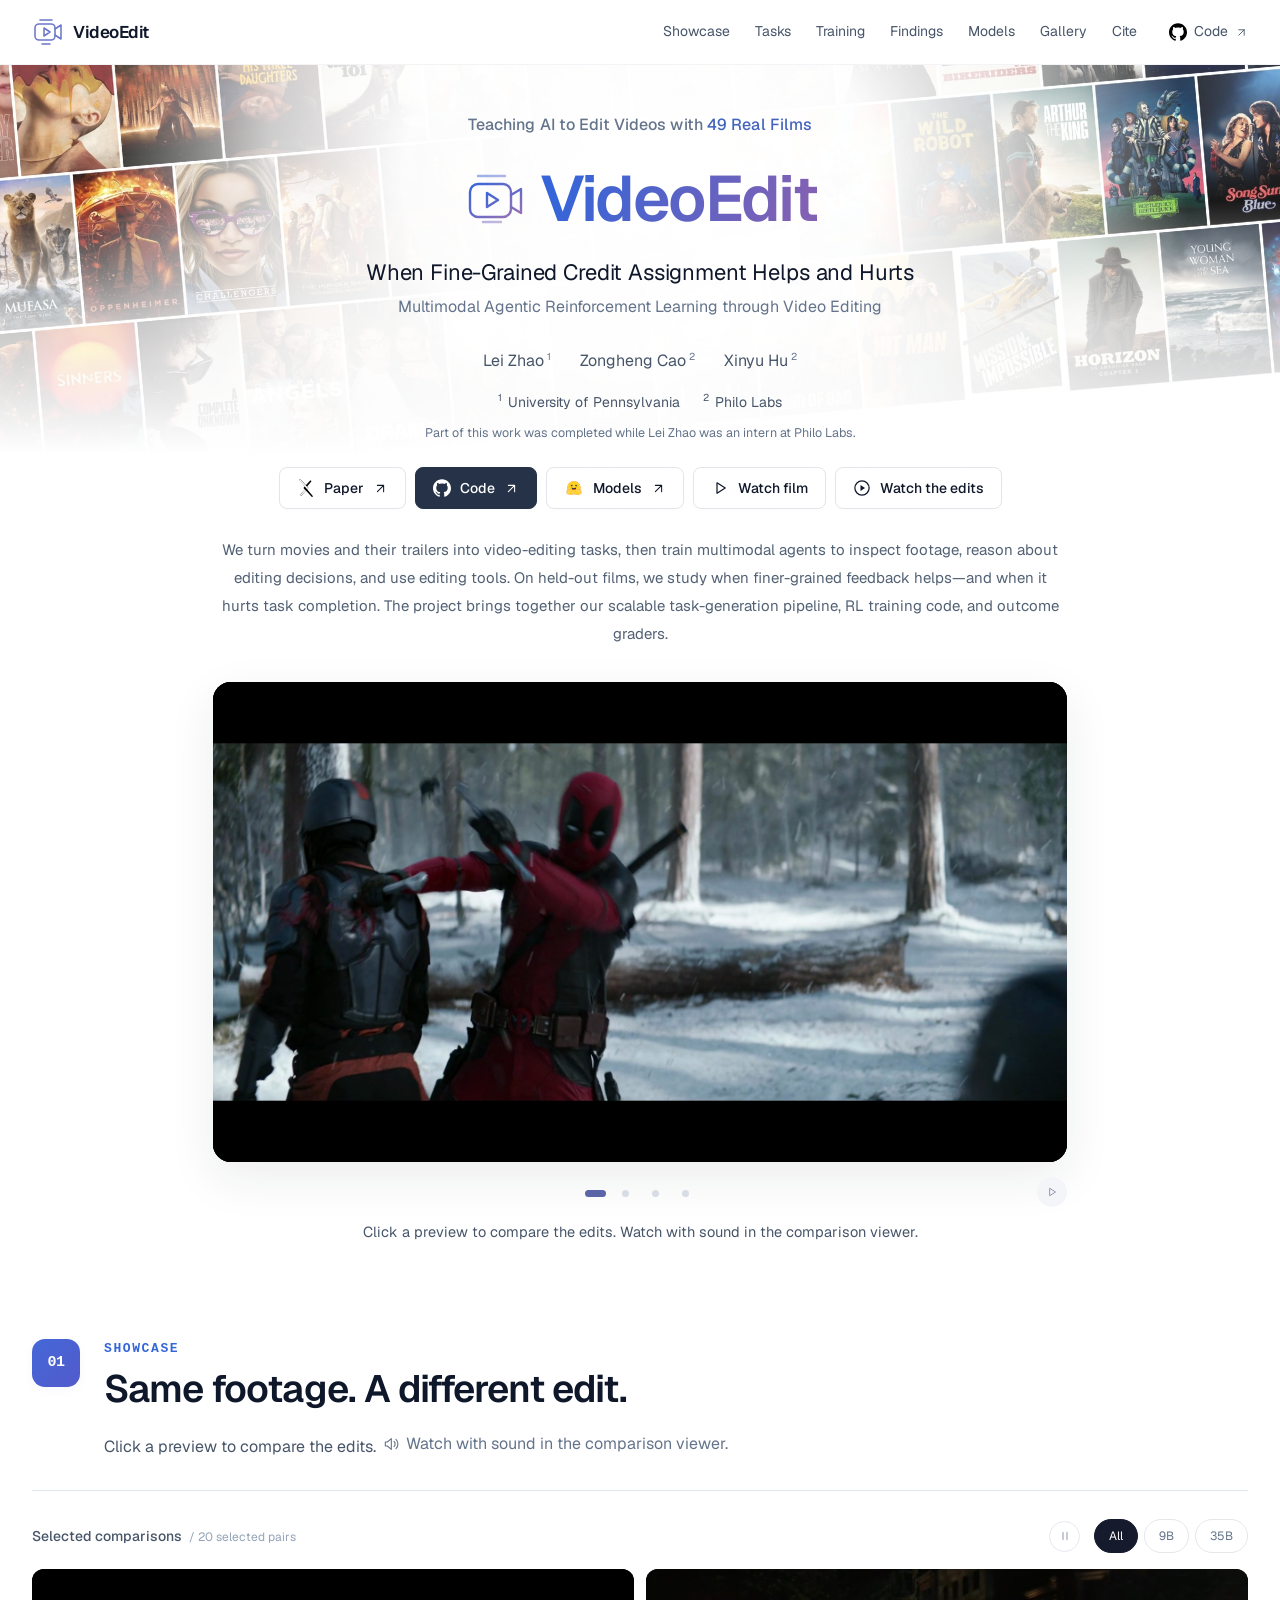
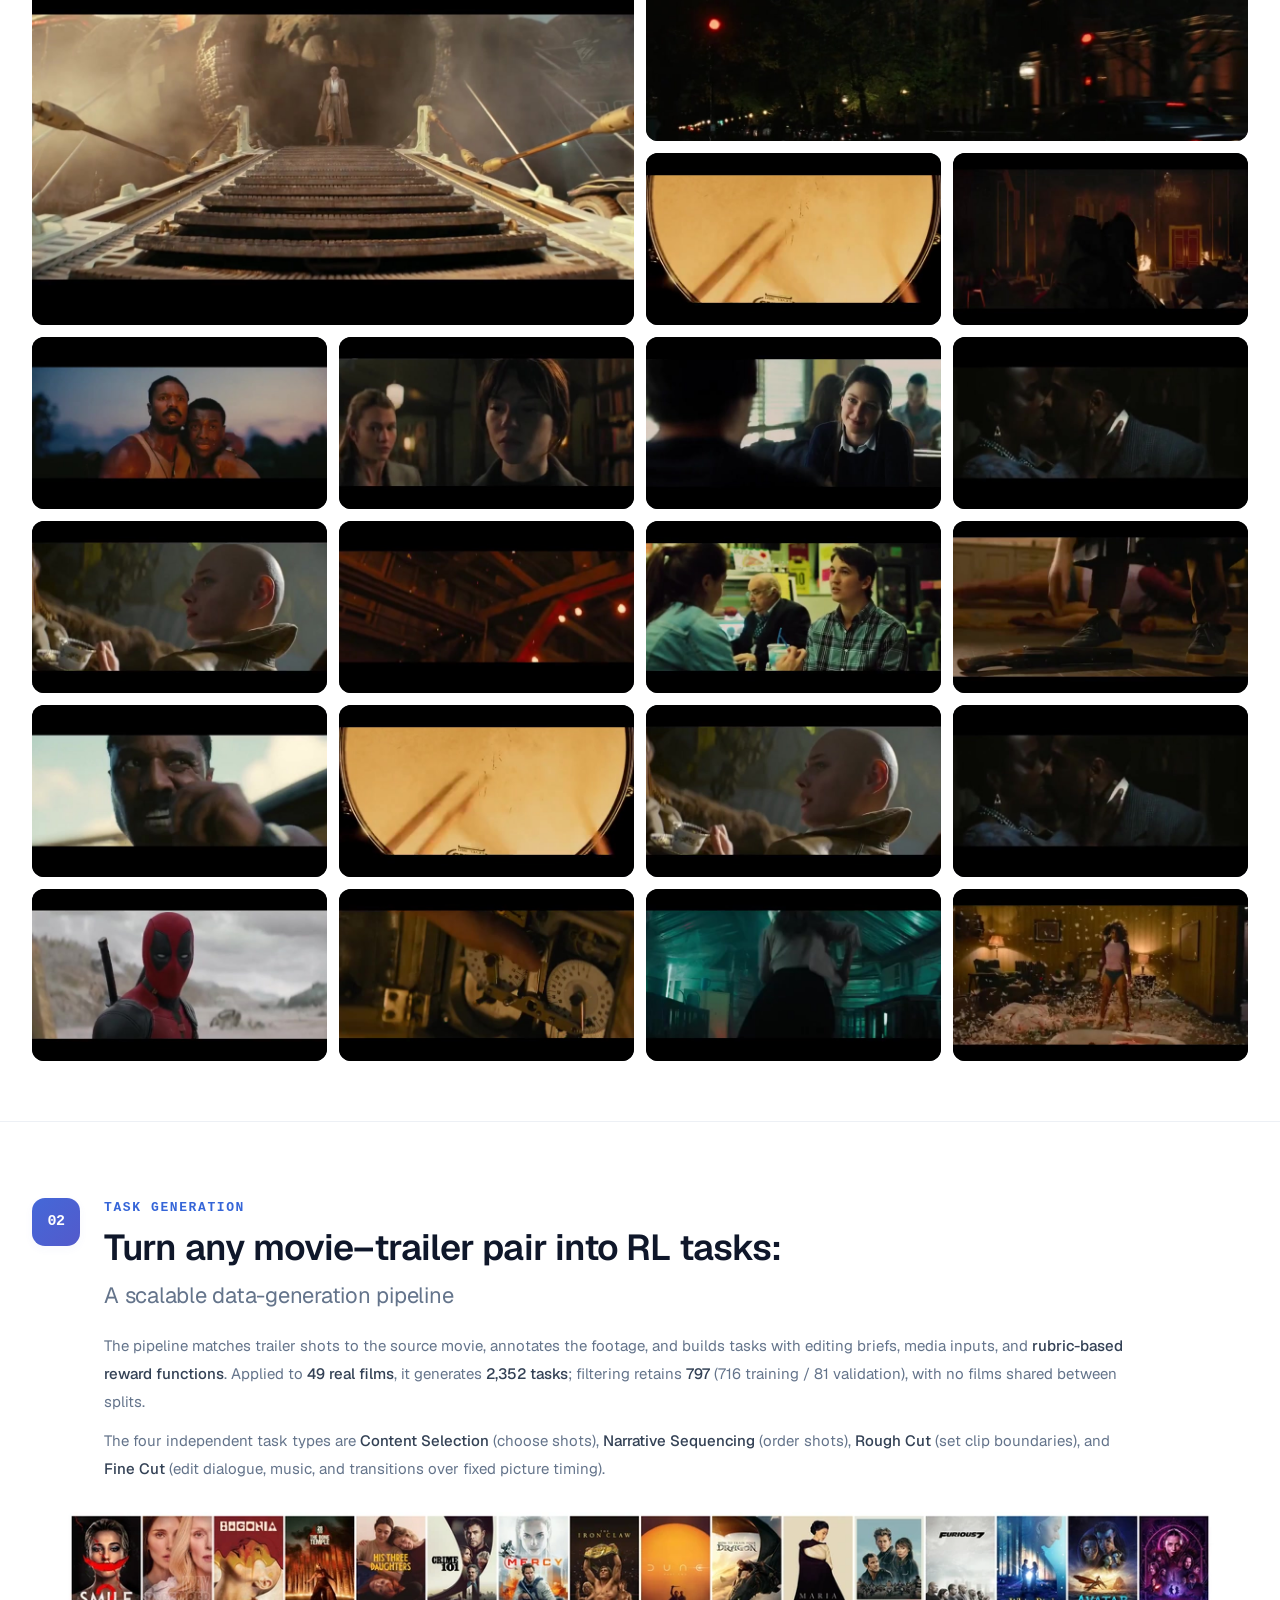
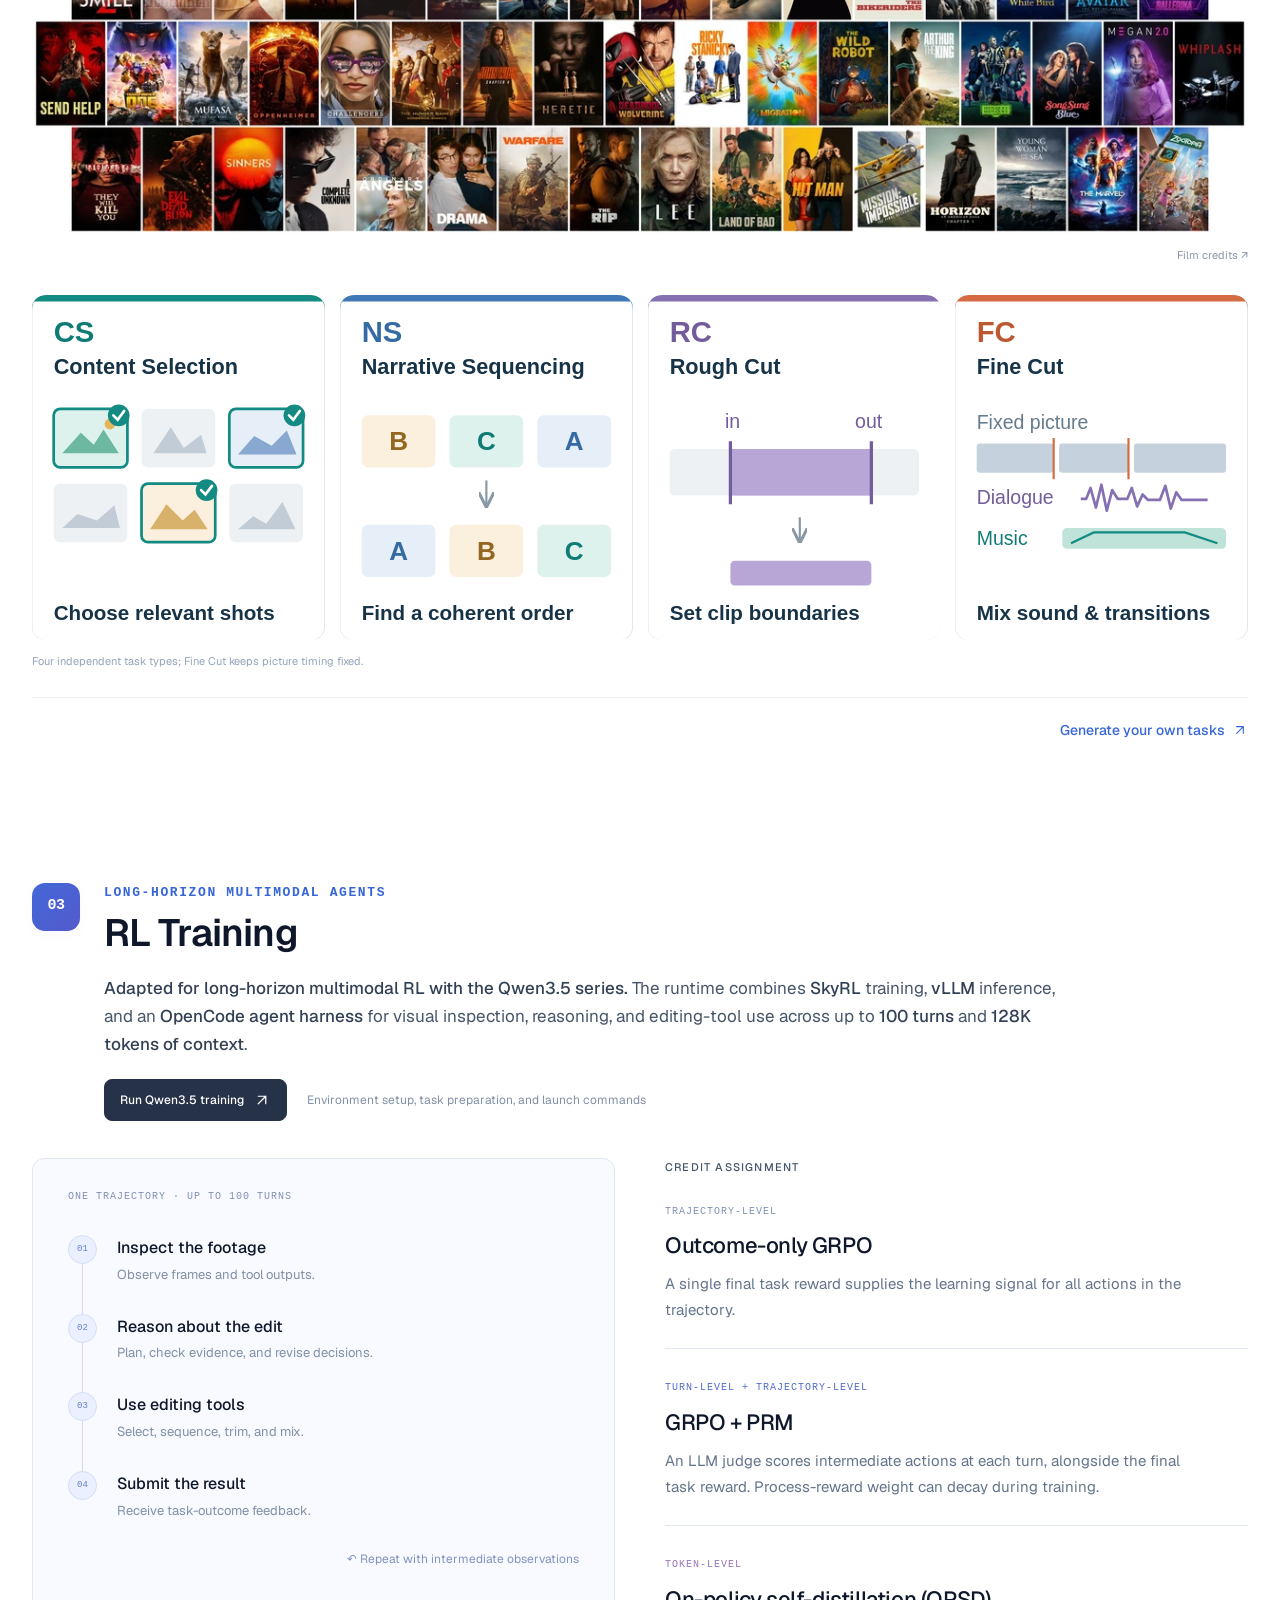
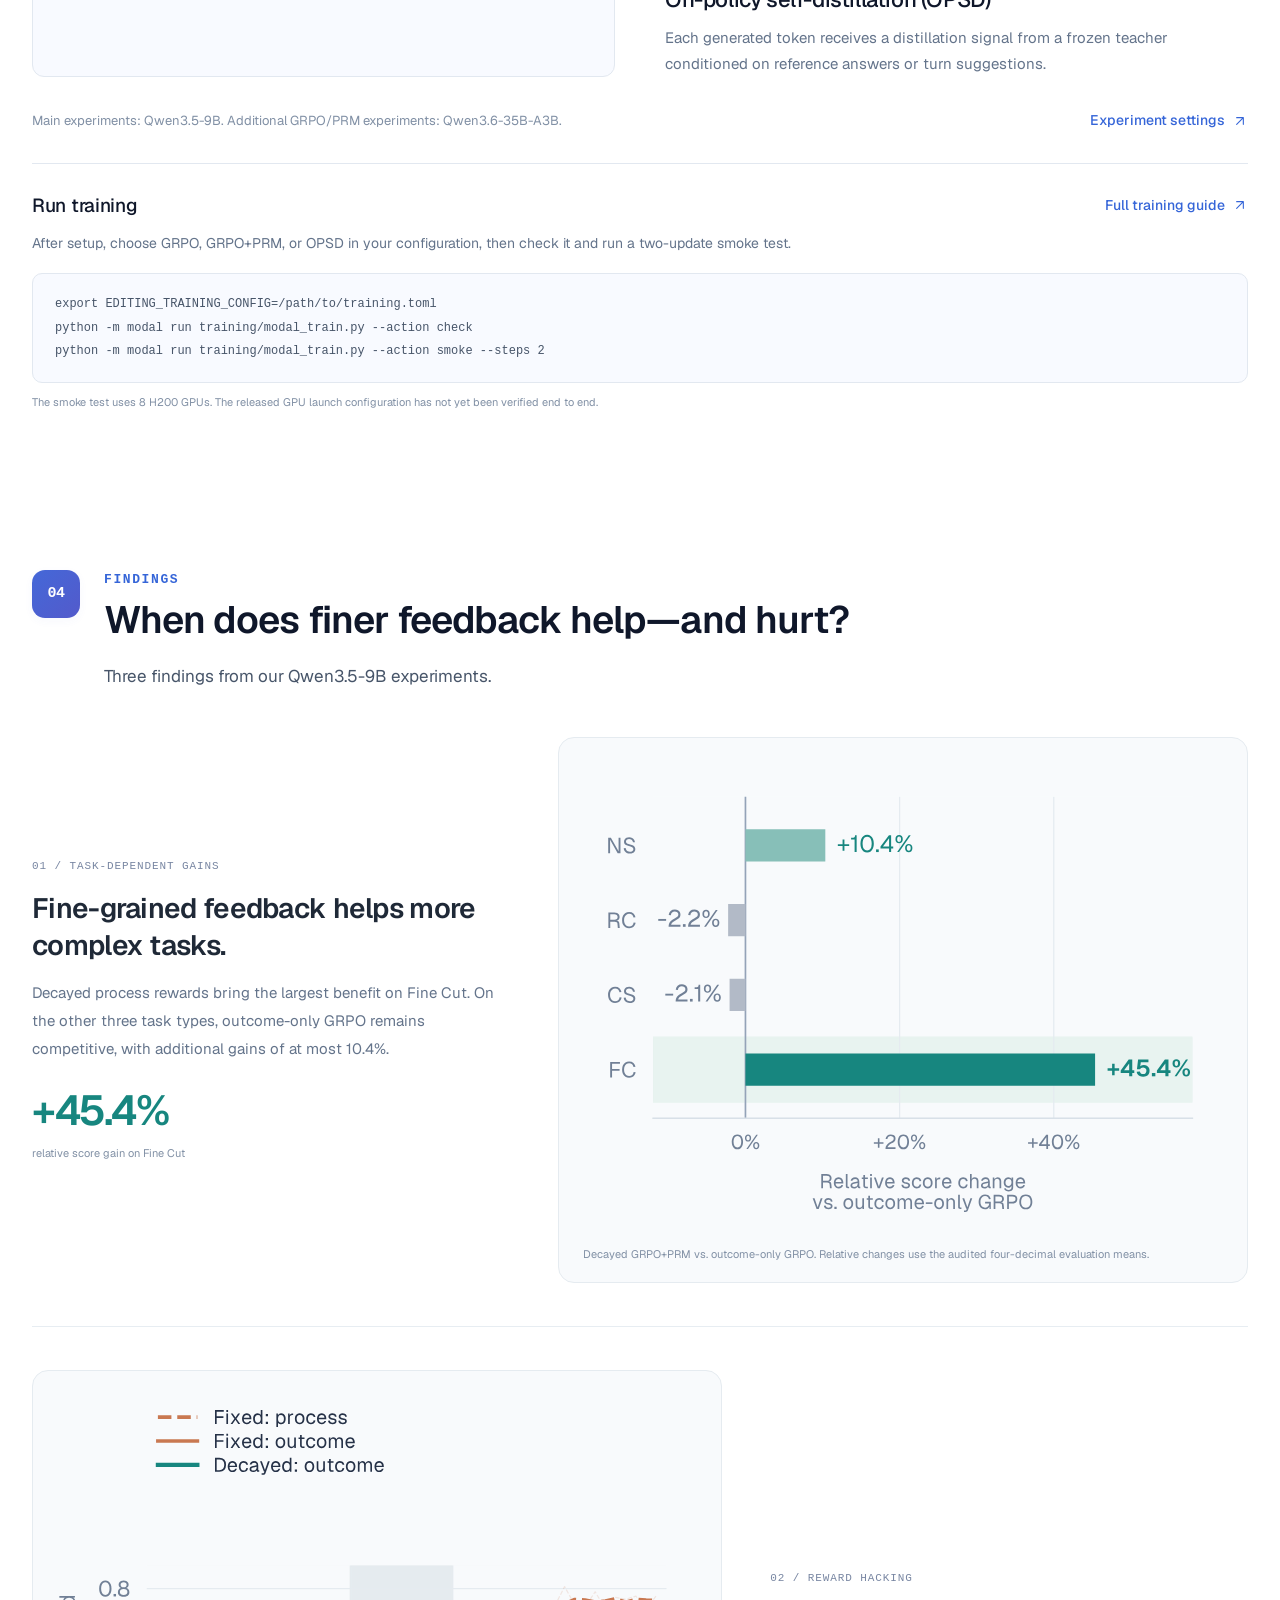
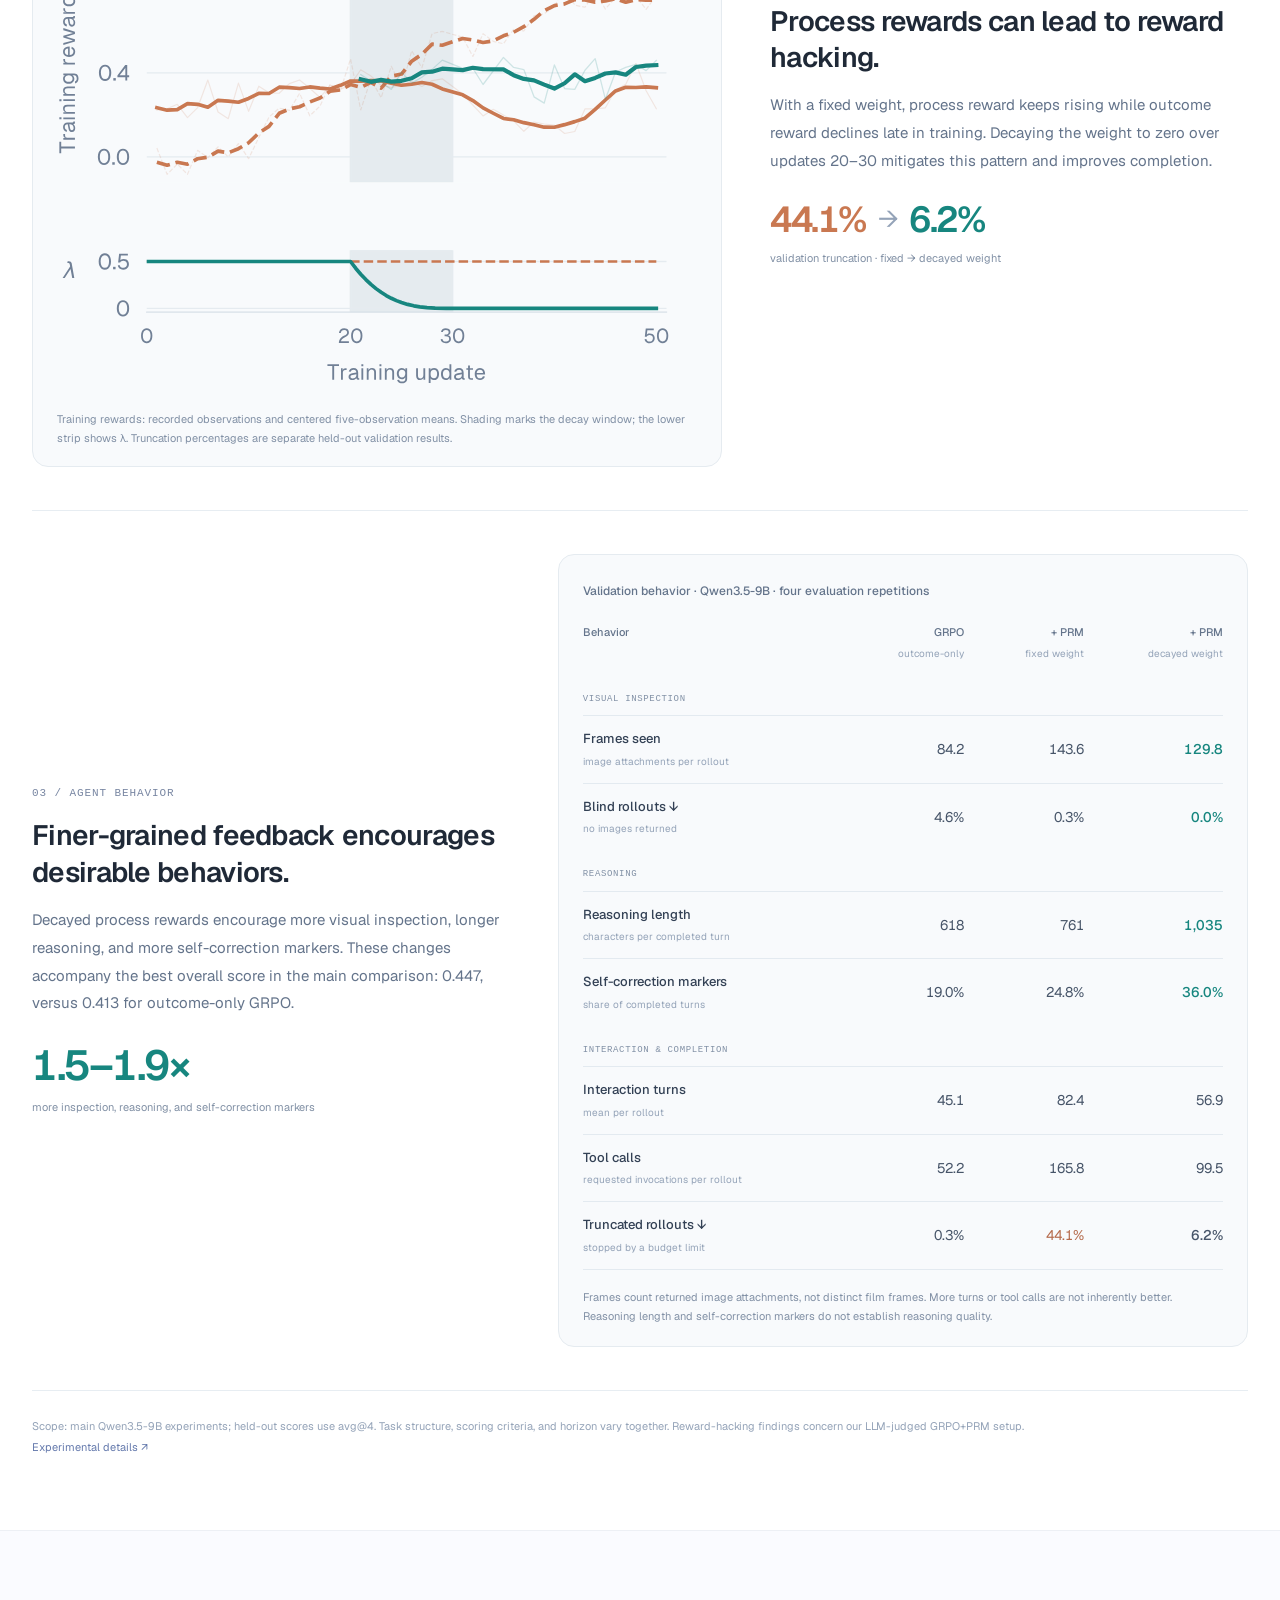
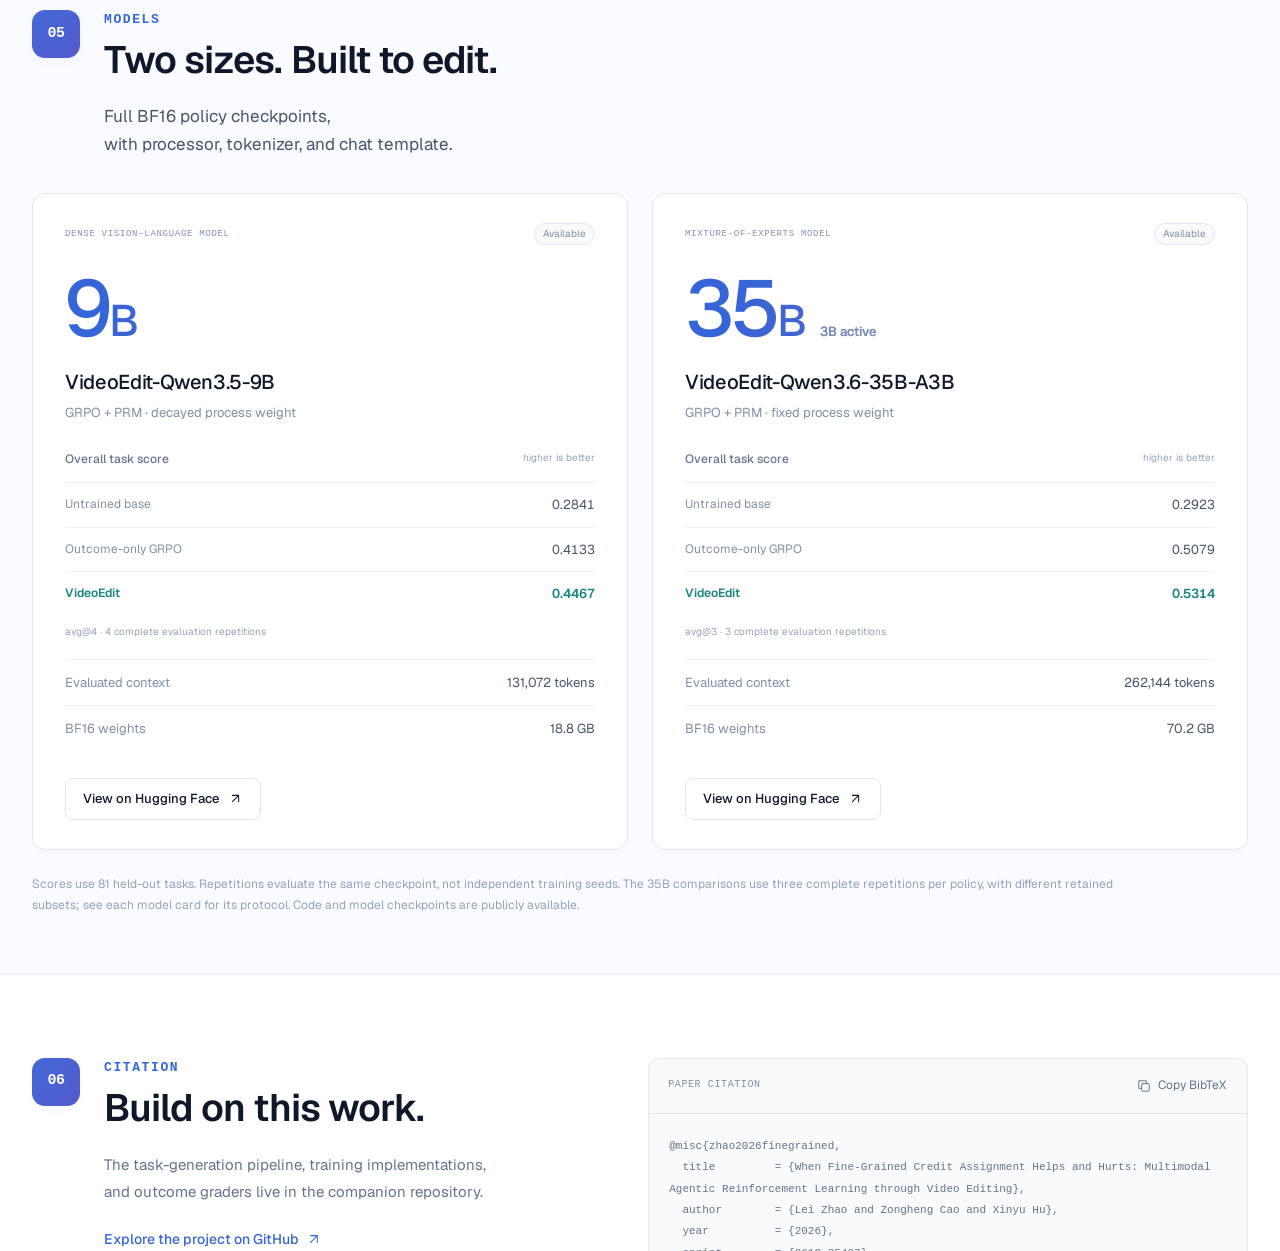
<file: index.html>
<!doctype html>
<html lang="en">
<head>
  <meta charset="utf-8">
  <meta name="viewport" content="width=device-width, initial-scale=1">
  <meta name="theme-color" content="#ffffff">
  <meta name="description" content="When Fine-Grained Credit Assignment Helps and Hurts. Teaching multimodal agents to edit video with 49 real films. Explore real before-and-after edits, the task-generation pipeline, and VideoEdit models.">
  <meta property="og:type" content="website">
  <meta property="og:title" content="VideoEdit — When Fine-Grained Credit Assignment Helps and Hurts">
  <meta property="og:description" content="Teaching AI to edit videos with 49 real films. Real edits, long-horizon agents, and a closer look at when finer feedback helps.">
  <meta property="og:image" content="assets/film-poster-collage.png">
  <meta name="citation_title" content="When Fine-Grained Credit Assignment Helps and Hurts: Multimodal Agentic Reinforcement Learning through Video Editing">
  <meta name="citation_author" content="Lei Zhao">
  <meta name="citation_author" content="Zongheng Cao">
  <meta name="citation_author" content="Xinyu Hu">
  <meta name="citation_pdf_url" content="https://arxiv.org/pdf/2610.35497">
  <link rel="canonical" href="https://leizhao7.github.io/videoedit/">
  <title>VideoEdit · When Fine-Grained Credit Assignment Helps and Hurts</title>
  <link rel="icon" type="image/svg+xml" href="assets/favicon.svg">
  <link rel="preload" as="font" type="font/ttf" href="assets/fonts/geist-400.ttf" crossorigin>
  <link rel="preload" as="font" type="font/ttf" href="assets/fonts/geist-600.ttf" crossorigin>
  <link rel="stylesheet" href="assets/style.css?v=20261029-brand-links">
  <script type="module" src="assets/site.js?v=20261026-linked-demos"></script>
</head>
<body>
  <svg class="icon-library" aria-hidden="true" xmlns="http://www.w3.org/2000/svg"><defs>
    <symbol id="i-arrow" viewBox="0 0 24 24"><path d="M7 17 17 7M7 7h10v10"/></symbol>
    <symbol id="i-play" viewBox="0 0 24 24"><path d="m8 5 11 7-11 7Z"/></symbol>
    <symbol id="i-watch" viewBox="0 0 24 24"><circle cx="12" cy="12" r="9.5"/><path d="m10 8 6 4-6 4Z" fill="currentColor" stroke="none"/></symbol>
    <symbol id="i-pause" viewBox="0 0 24 24"><path d="M8 5v14M16 5v14"/></symbol>
    <symbol id="i-reset" viewBox="0 0 24 24"><path d="M3 10a9 9 0 1 1 2 8M3 4v6h6"/></symbol>
    <symbol id="i-code" viewBox="0 0 24 24"><path d="m8 6-6 6 6 6m8-12 6 6-6 6M14 3l-4 18"/></symbol>
    <symbol id="i-cube" viewBox="0 0 24 24"><path d="m12 2 10 5.5v9L12 22 2 16.5v-9Zm0 10L2 7.5M12 12l10-4.5M12 12v10M7 4.75l10 5.5"/></symbol>
    <symbol id="i-volume" viewBox="0 0 24 24"><path d="m11 4-6 5H2v6h3l6 5ZM15 8a6 6 0 0 1 0 8m3-11a10 10 0 0 1 0 14"/></symbol>
    <symbol id="i-copy" viewBox="0 0 24 24"><rect x="8" y="8" width="13" height="13" rx="2"/><path d="M16 8V3H3v13h5"/></symbol>
    <symbol id="i-file" viewBox="0 0 24 24"><path d="M14 2H5v20h14V7Zm0 0v6h5M8 12h8M8 16h8"/></symbol>
    <symbol id="i-check" viewBox="0 0 24 24"><path d="m4 12 5 5L20 6"/></symbol>
  </defs></svg>
  <a class="skip-link" href="#main">Skip to content</a>
  <header class="site-header">
    <div class="nav-shell">
      <a class="brand" href="#top" aria-label="VideoEdit home"><svg class="brand-mark" viewBox="0 0 32 32" aria-hidden="true"><rect x="3" y="8" width="20" height="16" rx="4"/><path d="m23 13 6-4v14l-6-4M12 12l6 4-6 4ZM8 4h12M10 28h8"/></svg><span>VideoEdit<span class="brand-dot">.</span></span></a>
      <nav aria-label="Main navigation"><a href="#showcase">Showcase</a><a href="#tasks">Tasks</a><a href="#training">Training</a><a href="#findings">Findings</a><a href="https://huggingface.co/collections/leizhao7/when-fine-grained-credit-assignment-helps-and-hurts" target="_blank" rel="noopener noreferrer">Models</a><a href="#gallery">Gallery</a><a href="#citation">Cite</a></nav>
      <a class="nav-code" href="https://github.com/leizhao7/video-editing-credit-assignment" target="_blank" rel="noopener noreferrer"><img class="brand-logo brand-logo--github" src="assets/icons/github.svg" width="20" height="20" alt="" aria-hidden="true"><span>Code</span><svg class="icon small"><use href="#i-arrow"/></svg></a>
    </div>
  </header>

  <main id="main">
    <section class="hero" id="top" aria-labelledby="paper-title">
      <div class="hero-poster-backdrop" aria-hidden="true"></div>
      <div class="hero-content">
      <p class="hero-kicker">Teaching AI to Edit Videos with <span>49 Real Films</span></p>
      <h1 id="paper-title"><svg class="hero-mark" viewBox="0 0 64 64" aria-hidden="true"><defs><linearGradient id="hero-brand-gradient" x1="0" y1="0" x2="1" y2="1"><stop stop-color="#3565d8"/><stop offset="1" stop-color="#9570b6"/></linearGradient></defs><g stroke="url(#hero-brand-gradient)" stroke-width="2.4" fill="none" stroke-linecap="round" stroke-linejoin="round"><rect x="7" y="17" width="41" height="33" rx="8"/><path d="m48 28 10-6v24l-10-6M24 26l11 7-11 7Z"/><path d="M15 9h27M20 55h18" opacity=".5"/></g></svg><span>VideoEdit</span></h1>
      <p class="paper-subtitle">When Fine-Grained Credit Assignment Helps and Hurts</p>
      <p class="paper-descriptor">Multimodal Agentic Reinforcement Learning through Video Editing</p>
      <div class="authors"><a href="mailto:leizhao7@upenn.edu">Lei Zhao<sup>1</sup></a><a href="mailto:tom@philolabs.ai">Zongheng Cao<sup>2</sup></a><a href="mailto:christine@philolabs.ai">Xinyu Hu<sup>2</sup></a></div>
      <div class="affiliations"><a href="https://www.upenn.edu/" target="_blank" rel="noopener noreferrer"><sup>1</sup> University of Pennsylvania</a><a href="https://philolabs.ai/" target="_blank" rel="noopener noreferrer"><sup>2</sup> Philo Labs</a></div>
      <p class="internship">Part of this work was completed while Lei Zhao was an intern at Philo Labs.</p>
      <div class="hero-actions"><a class="button" href="https://arxiv.org/abs/2610.35497" target="_blank" rel="noopener noreferrer"><img class="brand-logo brand-logo--arxiv" src="assets/icons/arxiv.svg" width="20" height="20" alt="" aria-hidden="true">Paper<svg class="icon small" aria-hidden="true" focusable="false"><use href="#i-arrow"/></svg></a><a class="button primary" href="https://github.com/leizhao7/video-editing-credit-assignment" target="_blank" rel="noopener noreferrer"><img class="brand-logo brand-logo--github" src="assets/icons/github.svg" width="20" height="20" alt="" aria-hidden="true">Code<svg class="icon small" aria-hidden="true" focusable="false"><use href="#i-arrow"/></svg></a><a class="button" href="https://huggingface.co/collections/leizhao7/when-fine-grained-credit-assignment-helps-and-hurts" target="_blank" rel="noopener noreferrer"><img class="brand-logo brand-logo--huggingface" src="assets/icons/huggingface.svg" width="20" height="20" alt="" aria-hidden="true">Models<svg class="icon small" aria-hidden="true" focusable="false"><use href="#i-arrow"/></svg></a><a class="button" href="film.html"><svg class="icon" aria-hidden="true" focusable="false"><use href="#i-play"/></svg>Watch film</a><a class="button" href="#showcase"><svg class="icon" aria-hidden="true" focusable="false"><use href="#i-watch"/></svg>Watch the edits</a></div>
      <p class="hero-intro">We turn movies and their trailers into video-editing tasks, then train multimodal agents to inspect footage, reason about editing decisions, and use editing tools. On held-out films, we study when finer-grained feedback helps—and when it hurts task completion. The project brings together our scalable task-generation pipeline, RL training code, and outcome graders.</p>
      </div>
    </section>

    <section class="hero-media section-shell" aria-label="Featured editing outputs">
      <div class="feature-stage">
        <button type="button" class="feature-open" id="feature-open" aria-haspopup="dialog" aria-controls="comparison-dialog" aria-label="Compare Deadpool and Wolverine edits">
          <video id="feature-video" autoplay muted loop playsinline preload="metadata" poster="assets/media/example-07-after-hd.jpg" src="assets/media/example-07-after-hd.mp4" aria-hidden="true" tabindex="-1"></video>
          <span class="feature-open-prompt" aria-hidden="true"><svg class="icon"><use href="#i-play"/></svg></span>
        </button>
        <div class="feature-toolbar">
          <div class="feature-tabs" role="group" aria-label="Choose a featured film">
            <button type="button" data-feature="6" aria-pressed="true" aria-label="Deadpool and Wolverine"></button>
            <button type="button" data-feature="3" aria-pressed="false" aria-label="Whiplash"></button>
            <button type="button" data-feature="7" aria-pressed="false" aria-label="Sinners"></button>
            <button type="button" data-feature="5" aria-pressed="false" aria-label="The Drama"></button>
          </div>
          <button type="button" class="feature-pause" id="feature-pause" aria-label="Pause featured preview"><svg class="icon"><use href="#i-pause"/></svg></button>
        </div>
      </div>
      <p class="feature-description">Click a preview to compare the edits. Watch with sound in the comparison viewer.</p>
    </section>

    <section class="showcase section-shell" id="showcase" aria-labelledby="showcase-title">
      <div class="section-heading showcase-heading"><div><span class="section-number">01</span><div class="eyebrow">Showcase</div><h2 id="showcase-title">Same footage. A different edit.</h2></div><p>Click a preview to compare the edits.<br><span class="audio-hint"><svg class="icon"><use href="#i-volume"/></svg>Watch with sound in the comparison viewer.</span></p></div>
      <div class="example-toolbar" id="gallery"><span>Selected comparisons <span class="subtle" id="example-count"></span></span><div class="gallery-controls"><button type="button" class="gallery-motion" id="gallery-motion" aria-label="Pause previews" title="Pause previews"><svg class="icon"><use href="#i-pause"/></svg></button><div class="model-filter" role="group" aria-label="Filter examples by model size"><button type="button" data-filter="all" aria-pressed="true">All</button><button type="button" data-filter="9B" aria-pressed="false">9B</button><button type="button" data-filter="35B" aria-pressed="false">35B</button></div></div></div>
      <div class="example-rail" id="example-rail" aria-label="Choose a video comparison"></div>

    </section>

    <section class="task-section" id="tasks" aria-labelledby="tasks-title"><div class="section-shell">
      <div class="section-heading task-heading"><div><span class="section-number">02</span><div class="eyebrow">Task generation</div><h2 id="tasks-title">Turn any movie–trailer pair into RL tasks: <span>A scalable data-generation pipeline</span></h2></div></div>
      <div class="task-generation-intro"><p>The pipeline matches trailer shots to the source movie, annotates the footage, and builds tasks with editing briefs, media inputs, and <strong>rubric-based reward functions</strong>. Applied to <strong>49 real films</strong>, it generates <strong>2,352 tasks</strong>; filtering retains <strong>797</strong> (716 training / 81 validation), with no films shared between splits.</p><p>The four independent task types are <strong>Content Selection</strong> (choose shots), <strong>Narrative Sequencing</strong> (order shots), <strong>Rough Cut</strong> (set clip boundaries), and <strong>Fine Cut</strong> (edit dialogue, music, and transitions over fixed picture timing).</p></div>
      <figure class="task-film-wall"><a href="assets/film-poster-collage.png" target="_blank" rel="noopener" aria-label="Open the high-resolution collage of all 49 film posters"><img src="assets/film-poster-collage-2560.webp" srcset="assets/film-poster-collage-1280.webp 1280w, assets/film-poster-collage-2560.webp 2560w, assets/film-poster-collage.png 6014w" sizes="(min-width: 1280px) 1216px, (max-width: 600px) calc(100vw - 32px), calc(100vw - 64px)" alt="Posters from the 49 real films used to construct the editing tasks." width="6014" height="1599" loading="lazy"></a><figcaption><a href="POSTER_CREDITS.md">Film credits ↗</a></figcaption></figure>
      <figure class="task-types-figure" aria-label="Four independent video-editing task types"><div class="task-type-grid">
          <svg viewBox="28 104 270 319" role="img" aria-label="Content Selection — choose relevant shots"><image href="assets/editing-tasks.svg" width="1200" height="458"/></svg>
          <svg viewBox="319 104 270 319" role="img" aria-label="Narrative Sequencing — order the shots"><image href="assets/editing-tasks.svg" width="1200" height="458"/></svg>
          <svg viewBox="610 104 270 319" role="img" aria-label="Rough Cut — set clip boundaries"><image href="assets/editing-tasks.svg" width="1200" height="458"/></svg>
          <svg viewBox="901 104 270 319" role="img" aria-label="Fine Cut — coordinate sound and transitions over fixed picture timing"><image href="assets/editing-tasks.svg" width="1200" height="458"/></svg>
      </div><figcaption>Four independent task types; Fine Cut keeps picture timing fixed.</figcaption></figure>
      <div class="task-generation-footer"><a class="text-link" href="https://github.com/leizhao7/video-editing-credit-assignment/blob/main/docs/workflow.md" target="_blank" rel="noopener noreferrer">Generate your own tasks <svg class="icon"><use href="#i-arrow"/></svg></a></div>
    </div></section>

    <section class="section-shell training-section" id="training" aria-labelledby="training-title"><div class="section-heading"><div><span class="section-number">03</span><div class="eyebrow">Long-horizon multimodal agents</div><h2 id="training-title">RL Training</h2></div><p><strong>Adapted for long-horizon multimodal RL with the Qwen3.5 series.</strong> The runtime combines <strong>SkyRL</strong> training, <strong>vLLM</strong> inference, and an <strong>OpenCode agent harness</strong> for visual inspection, reasoning, and editing-tool use across up to <strong>100 turns</strong> and <strong>128K tokens of context</strong>.</p><div class="training-intro-actions"><a class="button primary" href="https://github.com/leizhao7/video-editing-credit-assignment/blob/main/docs/training.md" target="_blank" rel="noopener noreferrer">Run Qwen3.5 training <svg class="icon"><use href="#i-arrow"/></svg></a><span>Environment setup, task preparation, and launch commands</span></div></div>
      <div class="training-layout"><div class="agent-loop"><span class="loop-label">ONE TRAJECTORY · UP TO 100 TURNS</span><div class="loop-step"><b>01</b><div><strong>Inspect the footage</strong><span>Observe frames and tool outputs.</span></div></div><div class="loop-step"><b>02</b><div><strong>Reason about the edit</strong><span>Plan, check evidence, and revise decisions.</span></div></div><div class="loop-step"><b>03</b><div><strong>Use editing tools</strong><span>Select, sequence, trim, and mix.</span></div></div><div class="loop-step"><b>04</b><div><strong>Submit the result</strong><span>Receive task-outcome feedback.</span></div></div><div class="loop-return">↶ Repeat with intermediate observations</div></div><div class="methods" aria-label="Credit-assignment methods"><div class="methods-label">Credit assignment</div><div class="method-row"><span class="granularity">TRAJECTORY-LEVEL</span><h3>Outcome-only GRPO</h3><p>A single final task reward supplies the learning signal for all actions in the trajectory.</p></div><div class="method-row"><span class="granularity turn">TURN-LEVEL + TRAJECTORY-LEVEL</span><h3>GRPO + PRM</h3><p>An LLM judge scores intermediate actions at each turn, alongside the final task reward. Process-reward weight can decay during training.</p></div><div class="method-row"><span class="granularity token">TOKEN-LEVEL</span><h3>On-policy self-distillation (OPSD)</h3><p>Each generated token receives a distillation signal from a frozen teacher conditioned on reference answers or turn suggestions.</p></div></div></div>
      <div class="section-bottom"><p>Main experiments: Qwen3.5-9B. Additional GRPO/PRM experiments: Qwen3.6-35B-A3B.</p><a class="text-link" href="https://github.com/leizhao7/video-editing-credit-assignment/blob/main/docs/experiment_notes.md" target="_blank" rel="noopener noreferrer">Experiment settings <svg class="icon"><use href="#i-arrow"/></svg></a></div>
      <div class="training-quickstart" aria-labelledby="training-run-title">
        <div class="training-run-heading"><h3 id="training-run-title">Run training</h3><a class="text-link" href="https://github.com/leizhao7/video-editing-credit-assignment/blob/main/docs/training.md#configure-and-deploy" target="_blank" rel="noopener noreferrer">Full training guide <svg class="icon"><use href="#i-arrow"/></svg></a></div>
        <p>After setup, choose GRPO, GRPO+PRM, or OPSD in your configuration, then check it and run a two-update smoke test.</p>
        <pre tabindex="0" aria-label="Training configuration check and GPU smoke-test commands"><code>export EDITING_TRAINING_CONFIG=/path/to/training.toml
python -m modal run training/modal_train.py --action check
python -m modal run training/modal_train.py --action smoke --steps 2</code></pre>
        <p class="training-run-note">The smoke test uses 8 H200 GPUs. The released GPU launch configuration has not yet been verified end to end.</p>
      </div>
    </section>

    <section class="section-shell findings-section" id="findings" aria-labelledby="findings-title">
      <div class="section-heading"><div><span class="section-number">04</span><div class="eyebrow">Findings</div><h2 id="findings-title">When does finer feedback help—and hurt?</h2></div><p>Three findings from our Qwen3.5-9B experiments.</p></div>
      <div class="findings-features">
        <article class="finding-feature" aria-labelledby="finding-gains-title">
          <div class="finding-copy"><span class="finding-index">01 / Task-dependent gains</span><h3 id="finding-gains-title">Fine-grained feedback helps more complex tasks.</h3><p>Decayed process rewards bring the largest benefit on Fine Cut. On the other three task types, outcome-only GRPO remains competitive, with additional gains of at most 10.4%.</p><div class="finding-metric"><strong>+45.4%</strong><span>relative score gain on Fine Cut</span></div></div>
          <figure class="finding-visual"><picture><source media="(max-width: 600px)" srcset="assets/finding-task-gains-mobile.svg" width="500" height="370"><img src="assets/finding-task-gains.svg" width="800" height="435" loading="lazy" alt="Relative score changes for decayed GRPO+PRM versus outcome-only GRPO: NS +10.4%, RC −2.2%, CS −2.1%, FC +45.4%."></picture><figcaption>Decayed GRPO+PRM vs. outcome-only GRPO. Relative changes use the audited four-decimal evaluation means.</figcaption></figure>
        </article>
        <article class="finding-feature" aria-labelledby="finding-hacking-title">
          <div class="finding-copy"><span class="finding-index">02 / Reward hacking</span><h3 id="finding-hacking-title">Process rewards can lead to reward hacking.</h3><p>With a fixed weight, process reward keeps rising while outcome reward declines late in training. Decaying the weight to zero over updates 20–30 mitigates this pattern and improves completion.</p><div class="finding-metric finding-metric-change"><strong><span>44.1%</span><i aria-hidden="true">→</i>6.2%</strong><span>validation truncation · fixed → decayed weight</span></div></div>
          <figure class="finding-visual"><picture><source media="(max-width: 600px)" srcset="assets/finding-reward-hacking-mobile.svg" width="500" height="470"><img src="assets/finding-reward-hacking.svg" width="800" height="505" loading="lazy" alt="Training rewards and the lambda schedule. With a fixed process weight, process reward increases while outcome reward declines; decay mitigates the pattern. Shading marks updates 20–30."></picture><figcaption>Training rewards: recorded observations and centered five-observation means. Shading marks the decay window; the lower strip shows λ. Truncation percentages are separate held-out validation results.</figcaption></figure>
        </article>
        <article class="finding-feature" aria-labelledby="finding-behavior-title">
          <div class="finding-copy"><span class="finding-index">03 / Agent behavior</span><h3 id="finding-behavior-title">Finer-grained feedback encourages desirable behaviors.</h3><p>Decayed process rewards encourage more visual inspection, longer reasoning, and more self-correction markers. These changes accompany the best overall score in the main comparison: 0.447, versus 0.413 for outcome-only GRPO.</p><div class="finding-metric"><strong>1.5–1.9×</strong><span>more inspection, reasoning, and self-correction markers</span></div></div>
          <figure class="finding-visual finding-behavior-table"><table><caption>Validation behavior · Qwen3.5-9B · four evaluation repetitions</caption><thead><tr><th scope="col">Behavior</th><th scope="col">GRPO<span>outcome-only</span></th><th scope="col">+ PRM<span>fixed weight</span></th><th scope="col">+ PRM<span>decayed weight</span></th></tr></thead><tbody>
            <tr class="behavior-group"><th colspan="4" scope="colgroup">Visual inspection</th></tr>
            <tr class="behavior-desirable"><th scope="row">Frames seen<span>image attachments per rollout</span></th><td>84.2</td><td>143.6</td><td>129.8</td></tr>
            <tr class="behavior-desirable"><th scope="row">Blind rollouts ↓<span>no images returned</span></th><td>4.6%</td><td>0.3%</td><td>0.0%</td></tr>
            <tr class="behavior-group"><th colspan="4" scope="colgroup">Reasoning</th></tr>
            <tr class="behavior-desirable"><th scope="row">Reasoning length<span>characters per completed turn</span></th><td>618</td><td>761</td><td>1,035</td></tr>
            <tr class="behavior-desirable"><th scope="row">Self-correction markers<span>share of completed turns</span></th><td>19.0%</td><td>24.8%</td><td>36.0%</td></tr>
            <tr class="behavior-group"><th colspan="4" scope="colgroup">Interaction &amp; completion</th></tr>
            <tr><th scope="row">Interaction turns<span>mean per rollout</span></th><td>45.1</td><td>82.4</td><td>56.9</td></tr>
            <tr><th scope="row">Tool calls<span>requested invocations per rollout</span></th><td>52.2</td><td>165.8</td><td>99.5</td></tr>
            <tr class="behavior-truncation"><th scope="row">Truncated rollouts ↓<span>stopped by a budget limit</span></th><td>0.3%</td><td>44.1%</td><td>6.2%</td></tr>
          </tbody></table><figcaption>Frames count returned image attachments, not distinct film frames. More turns or tool calls are not inherently better. Reasoning length and self-correction markers do not establish reasoning quality.</figcaption></figure>
        </article>
      </div>
      <p class="findings-scope">Scope: main Qwen3.5-9B experiments; held-out scores use avg@4. Task structure, scoring criteria, and horizon vary together. Reward-hacking findings concern our LLM-judged GRPO+PRM setup. <a href="https://github.com/leizhao7/video-editing-credit-assignment/blob/main/docs/experiment_notes.md#interpreting-the-findings" target="_blank" rel="noopener noreferrer">Experimental details ↗</a></p>
    </section>

    <section class="models-section" id="models" aria-labelledby="models-title"><div class="section-shell"><div class="section-heading"><div><span class="section-number">05</span><div class="eyebrow">Models</div><h2 id="models-title">Two sizes. Built to edit.</h2></div><p>Full BF16 policy checkpoints,<br>with processor, tokenizer, and chat template.</p></div><div class="model-cards"><article class="model-card"><div class="model-top"><span class="model-type">DENSE VISION–LANGUAGE MODEL</span><span class="release-badge">Available</span></div><div class="model-size">9<span>B</span></div><h3>VideoEdit-Qwen3.5-9B</h3><p>GRPO + PRM · decayed process weight</p><table class="model-score-table"><caption>Overall task score <span>higher is better</span></caption><tbody><tr><th scope="row">Untrained base</th><td>0.2841</td></tr><tr><th scope="row">Outcome-only GRPO</th><td>0.4133</td></tr><tr class="released-model-score"><th scope="row">VideoEdit</th><td>0.4467</td></tr></tbody></table><p class="model-eval-protocol">avg@4 · 4 complete evaluation repetitions</p><dl><div><dt>Evaluated context</dt><dd>131,072 tokens</dd></div><div><dt>BF16 weights</dt><dd>18.8 GB</dd></div></dl><a class="button" href="https://huggingface.co/leizhao7/VideoEdit-Qwen3.5-9B" target="_blank" rel="noopener noreferrer">View on Hugging Face <svg class="icon small"><use href="#i-arrow"/></svg></a></article><article class="model-card"><div class="model-top"><span class="model-type">MIXTURE-OF-EXPERTS MODEL</span><span class="release-badge">Available</span></div><div class="model-size">35<span>B</span><small>3B active</small></div><h3>VideoEdit-Qwen3.6-35B-A3B</h3><p>GRPO + PRM · fixed process weight</p><table class="model-score-table"><caption>Overall task score <span>higher is better</span></caption><tbody><tr><th scope="row">Untrained base</th><td>0.2923</td></tr><tr><th scope="row">Outcome-only GRPO</th><td>0.5079</td></tr><tr class="released-model-score"><th scope="row">VideoEdit</th><td>0.5314</td></tr></tbody></table><p class="model-eval-protocol">avg@3 · 3 complete evaluation repetitions</p><dl><div><dt>Evaluated context</dt><dd>262,144 tokens</dd></div><div><dt>BF16 weights</dt><dd>70.2 GB</dd></div></dl><a class="button" href="https://huggingface.co/leizhao7/VideoEdit-Qwen3.6-35B-A3B" target="_blank" rel="noopener noreferrer">View on Hugging Face <svg class="icon small"><use href="#i-arrow"/></svg></a></article></div><p class="model-footnote">Scores use 81 held-out tasks. Repetitions evaluate the same checkpoint, not independent training seeds. The 35B comparisons use three complete repetitions per policy, with different retained subsets; see each model card for its protocol. Code and model checkpoints are publicly available.</p></div></section>

    <section class="section-shell citation-section" id="citation" aria-labelledby="citation-title"><div><span class="section-number">06</span><div class="eyebrow">Citation</div><h2 id="citation-title">Build on this work.</h2><p>The task-generation pipeline, training implementations,<br>and outcome graders live in the companion repository.</p><a class="text-link" href="https://github.com/leizhao7/video-editing-credit-assignment" target="_blank" rel="noopener noreferrer">Explore the project on GitHub <svg class="icon"><use href="#i-arrow"/></svg></a></div><div class="citation-box"><div><span>PAPER CITATION</span><button type="button" id="copy-citation"><svg class="icon"><use href="#i-copy"/></svg><span>Copy BibTeX</span></button></div><pre><code id="bibtex">@misc{zhao2026finegrained,
  title         = {When Fine-Grained Credit Assignment Helps and Hurts: Multimodal Agentic Reinforcement Learning through Video Editing},
  author        = {Lei Zhao and Zongheng Cao and Xinyu Hu},
  year          = {2026},
  eprint        = {2610.35497},
  archivePrefix = {arXiv},
  primaryClass  = {cs.LG},
  url           = {https://arxiv.org/abs/2610.35497}
}</code></pre><p id="copy-status" role="status" aria-live="polite"></p></div></section>
  </main>
  <dialog class="comparison-dialog" id="comparison-dialog" aria-labelledby="case-title" aria-describedby="dialog-description">
    <div class="dialog-header">
      <h2 id="case-title">Qwen3.6-35B-A3B</h2>
      <div class="dialog-actions">
        <div class="resolution-switch" role="group" aria-label="Video resolution"><button type="button" data-resolution="hd" aria-pressed="true">HD reconstruction</button><button type="button" data-resolution="original" aria-pressed="false">Original</button></div>
        <button type="button" class="dialog-close" id="close-comparison" aria-label="Close comparison" autofocus><svg class="icon" viewBox="0 0 24 24"><path d="m6 6 12 12M18 6 6 18"/></svg></button>
      </div>
    </div>
    <p class="sr-only" id="dialog-description">Compare the untrained and RL-trained models on the same editing task. HD reconstructions preserve original frame timing and audio. Original opens the exact evaluated files.</p>
    <div class="comparison" aria-label="Before and after video comparison">
      <div class="video-grid">
        <div class="video-panel"><div class="video-label">Before RL</div><video id="video-before" playsinline preload="none" aria-label="Before model output"></video></div>
        <div class="video-panel"><div class="video-label">After RL</div><video id="video-after" playsinline preload="none" aria-label="After model output"></video></div>
      </div>
      <div class="transport">
        <div class="playback-buttons"><button class="play-both" id="play-both" type="button"><svg class="icon"><use href="#i-play"/></svg><span>Play both</span></button><button class="icon-button" id="replay" type="button" aria-label="Replay both videos"><svg class="icon"><use href="#i-reset"/></svg></button></div>
        <label class="seek-label"><span class="sr-only">Seek both videos</span><input id="timeline" type="range" min="0" max="1000" value="0" step="1" aria-label="Seek both videos"></label><span class="time-display" id="playback-time">0:00 / 0:07</span>
        <div class="audio-switch" role="group" aria-label="Choose which video's audio to hear"><svg class="icon"><use href="#i-volume"/></svg><button type="button" data-audio="before" aria-pressed="false">Before</button><button type="button" data-audio="after" aria-pressed="true">After</button><button type="button" data-audio="mute" aria-pressed="false">Mute</button></div>
      </div>
      <p class="player-status" id="player-status" role="status" hidden></p>
    </div>
  </dialog>
  <footer class="site-footer"><div class="section-shell"><div><a class="brand" href="#top">VideoEdit<span class="brand-dot">.</span></a><p>Learning when finer feedback helps—and when it hurts.</p></div><div><span>University of Pennsylvania · Philo Labs</span><a href="mailto:leizhao7@upenn.edu">Contact <svg class="icon small"><use href="#i-arrow"/></svg></a></div></div></footer>
  <noscript><p class="noscript-note">JavaScript is needed to open comparisons. View the first pair directly: <a href="assets/media/example-01-before.mp4">untrained render</a> · <a href="assets/media/example-01-after.mp4">after-RL render</a>.</p></noscript>
</body>
</html>
</file>
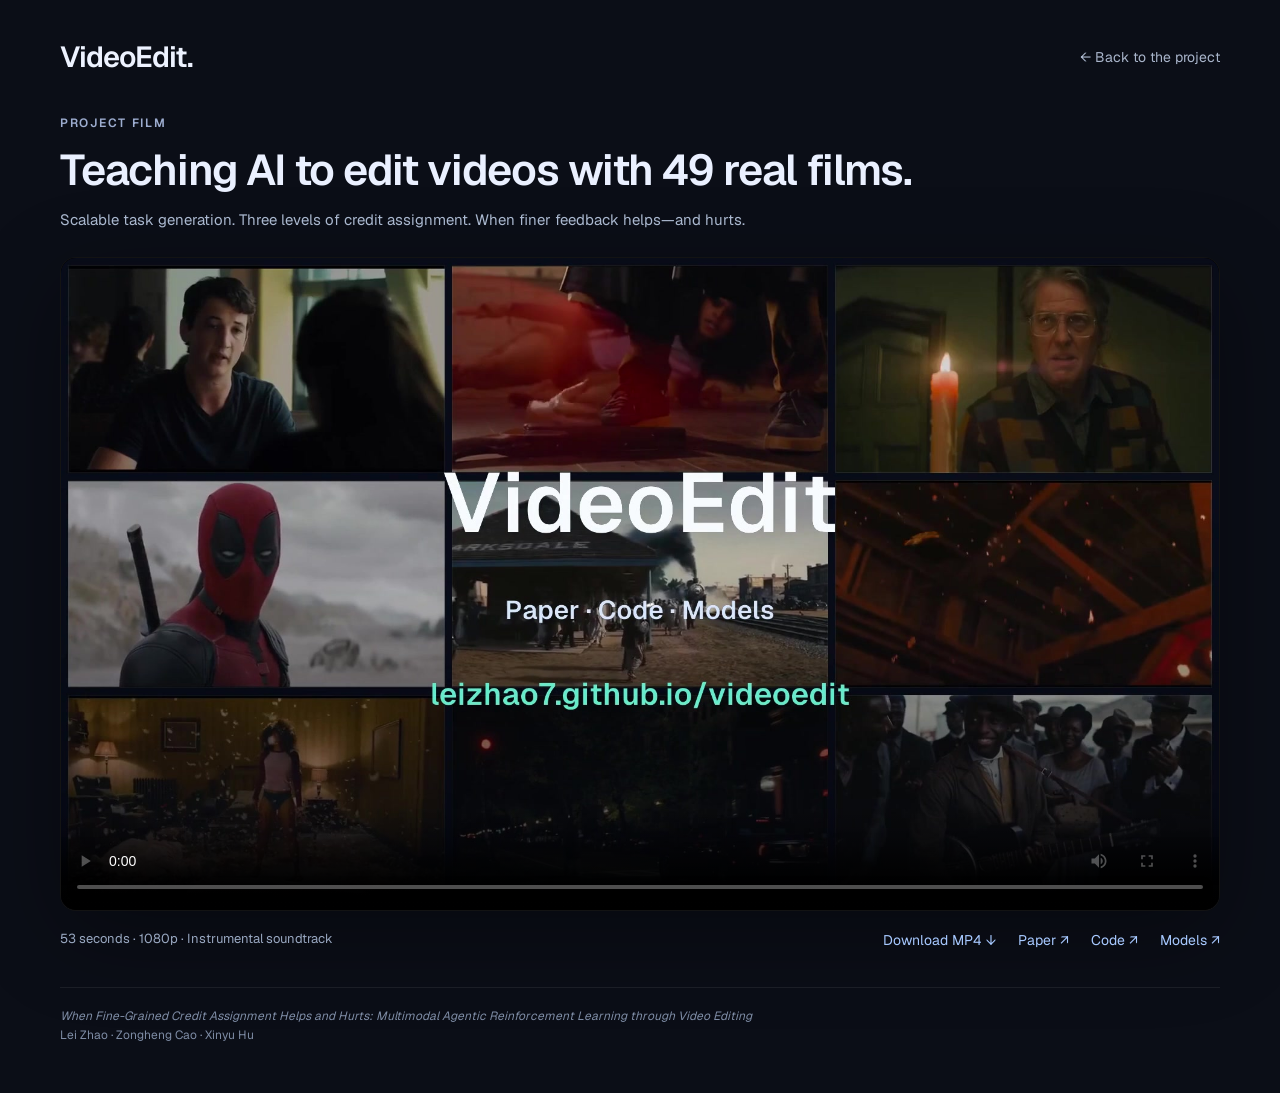
<file: film.html>
<!doctype html>
<html lang="en">
<head>
  <meta charset="utf-8">
  <meta name="viewport" content="width=device-width,initial-scale=1">
  <meta name="theme-color" content="#0b0e17">
  <title>VideoEdit · Project film</title>
  <meta name="description" content="Teaching AI to edit videos with 49 real films. Watch the 53-second VideoEdit project film: scalable task generation, three credit-assignment signals, and training results.">
  <meta property="og:type" content="video.other">
  <meta property="og:title" content="VideoEdit · Teaching AI to edit videos with 49 real films">
  <meta property="og:description" content="A 53-second project film on scalable video-editing tasks, multimodal RL, and when fine-grained feedback helps and hurts.">
  <meta property="og:image" content="https://leizhao7.github.io/videoedit/assets/media/videoedit-project-film.jpg">
  <link rel="canonical" href="https://leizhao7.github.io/videoedit/film.html">
  <link rel="icon" type="image/svg+xml" href="assets/favicon.svg">
  <style>
    @font-face{font-family:Geist;src:url('assets/fonts/geist-400.ttf') format('truetype');font-weight:400;font-display:swap}
    @font-face{font-family:Geist;src:url('assets/fonts/geist-600.ttf') format('truetype');font-weight:600;font-display:swap}
    *{box-sizing:border-box}
    body{margin:0;background:#0b0e17;color:#eaf0ff;font:15px/1.6 Geist,system-ui,sans-serif}
    main{width:min(1160px,calc(100% - 56px));margin:0 auto;padding:34px 0 48px}
    header{display:flex;align-items:center;justify-content:space-between;gap:24px;margin-bottom:34px}
    .brand{font-size:29px;font-weight:600;letter-spacing:-1px;color:#edf2ff}
    a{color:#a7c9ff;text-decoration:none}
    a:hover{text-decoration:underline}
    a:focus-visible{outline:2px solid #a7c9ff;outline-offset:5px;border-radius:3px}
    .back{font-size:14px;color:#a9b5cb}
    .eyebrow{margin:0 0 11px;color:#9dadd0;letter-spacing:1.7px;font-size:12px;font-weight:600;text-transform:uppercase}
    h1{max-width:900px;margin:0 0 12px;font-size:clamp(27px,3.6vw,43px);line-height:1.2;letter-spacing:-1.2px;font-weight:600}
    .intro{margin:0 0 25px;max-width:850px;color:#aab8cf;font-size:15px}
    .player{overflow:hidden;border:1px solid #ffffff13;border-radius:16px;box-shadow:0 24px 90px #0005;background:#000}
    video{display:block;width:100%;height:auto;aspect-ratio:16/9;background:#000;object-fit:contain;color-scheme:dark}
    .below{display:flex;align-items:center;justify-content:space-between;flex-wrap:wrap;gap:14px;margin-top:18px}
    .details{margin:0;color:#99a8c1;font-size:13px}
    .links{display:flex;flex-wrap:wrap;gap:22px;font-size:14px}
    footer{border-top:1px solid #ffffff12;padding-top:19px;margin-top:36px;color:#7e8ca5;font-size:12px}
    footer p{margin:0}
    @media(max-width:600px){main{width:calc(100% - 28px);padding-top:22px}header{margin-bottom:25px}.brand{font-size:25px}.back{font-size:12px}h1{letter-spacing:-.7px}.intro{font-size:14px}.player{border-radius:10px}.below{align-items:flex-start}.links{gap:18px;font-size:13px}footer{margin-top:27px}}
  </style>
</head>
<body>
  <main>
    <header><a class="brand" href="index.html">VideoEdit<span aria-hidden="true">.</span></a><a class="back" href="index.html">← Back to the project</a></header>
    <p class="eyebrow">Project film</p>
    <h1>Teaching AI to edit videos with 49 real films.</h1>
    <p class="intro">Scalable task generation. Three levels of credit assignment. When finer feedback helps—and hurts.</p>
    <div class="player">
      <video controls playsinline preload="metadata" width="1920" height="1080" poster="assets/media/videoedit-project-film.jpg" aria-label="VideoEdit project film, 53 seconds, with instrumental music">
        <source src="assets/media/videoedit-project-film.mp4" type="video/mp4">
        <p>Your browser cannot play this video. <a href="assets/media/videoedit-project-film.mp4">Download the project film.</a></p>
      </video>
    </div>
    <div class="below">
      <p class="details">53 seconds · 1080p · Instrumental soundtrack</p>
      <nav class="links" aria-label="Project resources"><a href="assets/media/videoedit-project-film.mp4" download>Download MP4 ↓</a><a href="https://arxiv.org/abs/2610.35497" target="_blank" rel="noopener noreferrer">Paper ↗</a><a href="https://github.com/leizhao7/video-editing-credit-assignment" target="_blank" rel="noopener noreferrer">Code ↗</a><a href="https://huggingface.co/collections/leizhao7/when-fine-grained-credit-assignment-helps-and-hurts" target="_blank" rel="noopener noreferrer">Models ↗</a></nav>
    </div>
    <footer><p><em>When Fine-Grained Credit Assignment Helps and Hurts: Multimodal Agentic Reinforcement Learning through Video Editing</em><br>Lei Zhao · Zongheng Cao · Xinyu Hu</p></footer>
  </main>
</body>
</html>
</file>
<file: assets/style.css>
@charset "UTF-8";
@font-face{font-family:Geist;font-style:normal;font-weight:400;font-display:swap;src:url('./fonts/geist-400.ttf') format('truetype')}
@font-face{font-family:Geist;font-style:normal;font-weight:500;font-display:swap;src:url('./fonts/geist-500.ttf') format('truetype')}
@font-face{font-family:Geist;font-style:normal;font-weight:600;font-display:swap;src:url('./fonts/geist-600.ttf') format('truetype')}
@font-face{font-family:Geist;font-style:normal;font-weight:700;font-display:swap;src:url('./fonts/geist-700.ttf') format('truetype')}
:root{--paper:#fff;--white:#fff;--ink:#0f172a;--muted:#475569;--line:#e5e7eb;--blue:#3565d8;--purple:#8c61ad;--teal:var(--blue);--sans:Geist,system-ui,-apple-system,BlinkMacSystemFont,'Segoe UI',sans-serif;--mono:ui-monospace,SFMono-Regular,Consolas,monospace;--gradient:linear-gradient(110deg,#3565d8 10%,#8061b4 90%)}
*{box-sizing:border-box}html{scroll-behavior:smooth;scroll-padding-top:90px}body{margin:0;background:var(--paper);color:var(--ink);font-family:var(--sans);font-size:16px;line-height:1.65;-webkit-font-smoothing:antialiased}button,input{font:inherit}button,a,input{touch-action:manipulation}a{color:inherit;text-decoration:none}button{cursor:pointer;color:inherit}button:disabled{cursor:default}h1,h2,h3,p,figure{margin:0}img,video{max-width:100%}svg{flex-shrink:0}button:focus-visible,a:focus-visible,input:focus-visible,summary:focus-visible{outline:3px solid #8da5ea;outline-offset:4px}button,a{-webkit-tap-highlight-color:transparent}.icon{display:inline-block;width:18px;height:18px;stroke:currentColor;stroke-width:1.65;fill:none;stroke-linecap:round;stroke-linejoin:round;vertical-align:middle}.icon.small{width:15px;height:15px}.icon-library{position:absolute;width:0;height:0;overflow:hidden}.sr-only{position:absolute;width:1px;height:1px;overflow:hidden;clip:rect(0,0,0,0);white-space:nowrap}.skip-link{position:absolute;left:12px;top:-80px;padding:12px;background:white;z-index:100}.skip-link:focus{top:8px}.section-shell{width:100%;max-width:1280px;padding-inline:32px;margin-inline:auto}.subtle{color:#94a3b8}.text-link{display:inline-flex;align-items:center;gap:7px;font-size:14px;font-weight:500;color:var(--blue);white-space:nowrap}.text-link:hover{text-decoration:underline}.text-link .icon{width:16px;height:16px}
/* Reference-aligned white canvas, Geist typography and quiet navigation. */
.site-header{height:65px;position:sticky;top:0;background:#ffffffed;backdrop-filter:blur(16px);z-index:30;border-bottom:1px solid #e5e7eb70}.nav-shell{height:100%;max-width:1280px;padding-inline:32px;margin:auto;display:flex;align-items:center;gap:28px}.brand{display:inline-flex;align-items:center;gap:9px;font-size:17px;font-weight:600;letter-spacing:-.5px}.brand-dot{display:none}.brand-mark{width:32px;height:32px;fill:none;stroke:#6b77c9;stroke-width:1.55;stroke-linecap:round;stroke-linejoin:round}.site-header nav{display:flex;gap:25px;margin-left:auto;align-items:center}.site-header nav a{font-size:14px;font-weight:400;color:#475569;transition:color .18s}.site-header nav a:hover,.site-header nav a.active{color:var(--blue)}.nav-code{display:flex;align-items:center;gap:7px;font-size:14px;color:#475569;margin-left:4px}.nav-code .icon{width:18px;height:18px}.nav-code .small{width:13px;height:13px}
/* A project-name hero, followed immediately by a large playable visual. */
.hero{text-align:center;max-width:1120px;padding:47px 24px 32px;margin:auto}.hero h1{display:flex;justify-content:center;align-items:center;gap:13px;font-size:64px;line-height:96px;letter-spacing:-1.6px;font-weight:600}.hero h1>span{background:var(--gradient);-webkit-background-clip:text;background-clip:text;color:transparent}.hero-mark{width:64px;height:64px}.paper-subtitle{font-size:22px;line-height:1.55;color:var(--ink);margin:8px auto 0;font-weight:400;letter-spacing:-.15px;max-width:960px}.paper-descriptor{font-size:16px;line-height:1.6;margin-top:5px;color:#64748b}.authors{display:flex;justify-content:center;gap:29px;margin-top:24px;font-size:16px;line-height:28px;font-weight:400;color:#475569}.authors a:hover{color:var(--blue)}.authors sup{font-size:10px;vertical-align:super;margin-left:3px;color:#64748b}.affiliations{display:flex;justify-content:center;gap:23px;margin-top:8px;font-size:14px;line-height:28px;color:#475569}.affiliations sup{font-size:10px;margin-right:2px}.internship{font-size:12.5px;color:#64748b;line-height:20px;margin:8px auto 0}.hero-actions{display:flex;justify-content:center;gap:9px;flex-wrap:wrap;margin-top:24px}.button{display:inline-flex;justify-content:center;align-items:center;gap:9px;border:1px solid #e2e5ea;border-radius:8px;background:white;padding:10px 17px;font-size:14px;font-weight:500;line-height:20px;transition:background .18s,border-color .18s,box-shadow .18s;box-shadow:0 2px 6px #0f172a03}.button:hover{background:#f8fafc;border-color:#cbd5e1;box-shadow:0 3px 10px #0f172a08}.button.primary{background:#263248;color:white;border-color:#263248}.button.primary:hover{background:#36465f}.paper-pending{color:#8b95a4;background:#fff;box-shadow:none}.pending-label{background:#f1f5f9;color:#94a3b8;font-size:9px;padding:1px 4px;border-radius:3px}
.hero-media{padding-top:0}.feature-description{max-width:940px;margin:16px auto 0;text-align:center;font-size:14.5px;line-height:1.65;color:#475569}.feature-description strong{font-weight:500;color:#334155}.hero-stats{display:grid;grid-template-columns:repeat(4,1fr);border:1px solid #e5e7eb;border-radius:12px;margin-top:38px;overflow:hidden}.hero-stats>div{text-align:center;padding:25px 15px 23px}.hero-stats>div+div{border-left:1px solid #e5e7eb}.hero-stats strong{display:block;font-size:32px;line-height:1.2;font-weight:600;letter-spacing:-1px;background:var(--gradient);-webkit-background-clip:text;background-clip:text;color:transparent}.hero-stats span{display:block;font-size:13px;color:#334155;margin-top:9px}.hero-stats small{display:block;font-size:11px;line-height:1.6;color:#94a3b8;margin-top:4px}
/* Preserve the full picture; the capped width also keeps HD previews crisp at 2x density. */
.feature-stage{width:100%;max-width:854px;margin-inline:auto;border:1px solid #e2e8f0;border-radius:16px;overflow:hidden;background:white;box-shadow:0 12px 35px #0f172a0b}
.feature-toolbar{display:flex;align-items:center;gap:12px;padding:10px 13px;background:#f8fafc;border-bottom:1px solid #e2e8f0}
.feature-tabs{display:flex;align-items:center;gap:2px;padding:4px;border:1px solid #e2e8f0;border-radius:999px;background:#eef2f9;min-width:0;overflow-x:auto;scrollbar-width:none}
.feature-tabs::-webkit-scrollbar{display:none}
.feature-tabs button{border:0;background:transparent;border-radius:999px;padding:6px 12px;font-size:12px;color:#64748b;white-space:nowrap;transition:background .2s,color .2s}
.feature-tabs button:hover{background:#e2e8f0;color:#334155}
.feature-tabs button[aria-pressed=true]{background:white;color:#355dc7;box-shadow:0 1px 4px #0f172a12}
.feature-pause{display:grid;place-items:center;width:32px;height:32px;flex-shrink:0;margin-left:auto;background:white;color:#475569;border:1px solid #e2e8f0;border-radius:50%}
.feature-pause:hover{background:#eef2f9}
.feature-pause .icon{width:14px;height:14px}
.feature-stage video{width:100%;height:auto;aspect-ratio:854/480;display:block;object-fit:contain;background:#020617}
.feature-caption{display:flex;align-items:center;justify-content:space-between;gap:20px;padding:19px 22px;color:#0f172a;border-top:1px solid #e2e8f0}
.feature-caption>div{min-width:0}
.feature-caption>div>span{display:block;font-family:var(--mono);font-size:10px;line-height:1.7;letter-spacing:.3px;color:#64748b}
.feature-caption h2{font-size:25px;line-height:1.3;letter-spacing:-.5px;font-weight:500;margin:5px 0}
.feature-caption p{font-size:12px;color:#64748b}
.feature-compare{display:flex;align-items:center;gap:8px;flex-shrink:0;white-space:nowrap;background:#f1f5ff;border:1px solid #dbe4fb;border-radius:8px;padding:10px 12px;color:#355dc7;font-size:12px;line-height:20px}
.feature-compare:hover{background:#e7eeff}
.render-options{display:flex;align-items:center;gap:18px;padding:12px 20px;background:white;border-top:1px solid #edf0f5;border-bottom:1px solid #e2e8f0}
.resolution-switch{display:flex;gap:3px;flex-shrink:0;padding:3px;border:1px solid #e2e8f0;border-radius:7px;background:#f8fafc}
.resolution-switch button{border:0;border-radius:5px;background:transparent;color:#64748b;font-size:11px;white-space:nowrap;padding:6px 9px}
.resolution-switch button[aria-pressed=true]{background:#eaf0fe;color:#355dc7}
#render-note{font-size:11px;line-height:1.7;color:#8190a5}
@media(max-width:800px){.render-options{display:block;padding:12px 16px}.resolution-switch{width:fit-content}#render-note{margin-top:8px;font-size:10px}}
/* Section anatomy follows the reference: numbered badge, label, title, intro. */
.eyebrow{font-family:var(--mono);font-size:13px;font-weight:600;text-transform:uppercase;letter-spacing:1.6px;line-height:20px;color:var(--blue)}.eyebrow-divider{padding:0 9px;color:#a8b1c2}.section-heading{margin-bottom:35px}.section-heading>div:first-child{position:relative;padding-left:72px;min-height:67px}.section-number{position:absolute;left:0;top:0;display:grid;place-items:center;width:48px;height:48px;border-radius:13px;background:linear-gradient(135deg,#4468d8,#535acb);color:white;font-family:var(--mono);font-size:15px;font-weight:600;letter-spacing:-.5px;box-shadow:0 3px 10px #4263cd0b}.section-heading h2{font-size:38px;font-weight:600;line-height:1.15;letter-spacing:-.95px;margin-top:8px;max-width:1000px}.section-heading>p{font-size:17px;line-height:1.65;color:#475569;max-width:960px;margin:20px 0 0 72px}.showcase{padding-top:95px;padding-bottom:60px}.audio-hint{color:#64748b;display:inline-flex;align-items:center;gap:6px}.audio-hint .icon{width:16px;height:16px}.showcase-heading{padding-bottom:30px;border-bottom:1px solid #e2e8f0;margin-bottom:28px}.showcase-heading>p br{display:none}.showcase-heading>p{font-size:16px}.showcase-heading .audio-hint{margin-left:8px}
/* Paired-player controls remain explicit; all material is original output. */
.comparison{border:1px solid #dfe5ef;border-radius:14px;background:#f8fafc;overflow:hidden;box-shadow:0 10px 26px #0f172a04;scroll-margin-top:88px}.comparison-heading{display:flex;justify-content:space-between;align-items:center;padding:20px 23px;background:white}.comparison-kicker{font-size:11px;font-family:var(--mono);letter-spacing:.3px;color:#64748b}.comparison-heading h3{font-size:22px;font-weight:500;letter-spacing:-.4px;margin-top:3px}.case-position{font-family:var(--mono);font-size:12px;color:#94a3b8;font-variant-numeric:tabular-nums}.video-grid{display:grid;grid-template-columns:1fr 1fr;gap:1px;background:#e2e8f0}.video-panel{min-width:0;background:#020617}.video-label{display:flex;justify-content:space-between;align-items:center;gap:8px;padding:10px 14px;background:#f1f5f9;font-size:12px;color:#334155}.video-label>span:first-child{display:flex;align-items:center;gap:7px;font-weight:500}.video-label>span:last-child{font-size:11px;color:#64748b;font-variant-numeric:tabular-nums}.label-dot{width:6px;height:6px;border-radius:50%}.base-dot{background:#94a3b8}.trained-dot{background:#536bd4}.video-panel video{display:block;aspect-ratio:16/9;object-fit:contain;width:100%;height:auto;background:#020617}.transport{display:flex;align-items:center;gap:15px;min-height:64px;padding:13px 19px;background:#fff;border-top:1px solid #e2e8f0}.playback-buttons{display:flex;align-items:center;gap:10px}.play-both{display:flex;align-items:center;gap:7px;padding:8px 12px;border:0;border-radius:6px;background:#263248;color:white;font-size:12px;font-weight:500;white-space:nowrap}.play-both .icon{width:14px;height:14px}.icon-button{display:grid;place-items:center;padding:5px;background:transparent;border:0;color:#64748b}.icon-button .icon{width:17px;height:17px}.seek-label{display:flex;align-items:center;flex:1;min-width:40px}#timeline{height:3px;width:100%;accent-color:#526bd5;cursor:pointer}.time-display{font-family:var(--mono);font-size:11px;white-space:nowrap;color:#64748b}.audio-switch{display:flex;align-items:center;gap:3px;border-left:1px solid #e2e8f0;padding-left:12px}.audio-switch>.icon{width:15px;height:15px;margin-right:4px;color:#64748b}.audio-switch button{font-size:11px;white-space:nowrap;padding:5px 7px;background:transparent;color:#64748b;border:0;border-radius:5px}.audio-switch button[aria-pressed=true]{background:#eaf0fe;color:#355dc7}.case-caption{display:grid;grid-template-columns:1.5fr 1fr;gap:38px;padding:20px 0 26px}.case-caption h3{font-size:16px;line-height:1.5;font-weight:500;margin-bottom:6px;color:#1e293b}.case-caption p{font-size:14px;color:#64748b;line-height:1.7}.case-notes{font-size:13px}.case-notes summary{list-style:none;display:flex;align-items:center;justify-content:space-between;gap:16px;padding:2px 0 8px;font-size:13px;color:#64748b;cursor:pointer}.case-notes summary::-webkit-details-marker{display:none}.case-notes summary>span{font-size:20px;color:#94a3b8}.case-notes[open] summary>span{transform:rotate(45deg)}.case-notes p{font-size:12px}.case-notes .case-provenance{font-size:11px;color:#94a3b8;margin-top:8px}
/* Large visual tiles replace the old row of small thumbnails. */
.example-toolbar{display:flex;justify-content:space-between;align-items:center;border-top:1px solid #e2e8f0;padding-top:22px;margin:5px 0 16px;gap:15px}.example-toolbar>span{font-size:14px;font-weight:500;color:#475569}.example-toolbar .subtle{font-size:12px;font-weight:400;margin-left:4px}.model-filter{display:flex;gap:6px}.model-filter button{font-size:12px;padding:6px 14px;border-radius:999px;background:white;color:#64748b;border:1px solid #e5e7eb;line-height:20px}.model-filter button[aria-pressed=true]{background:#151b2d;color:#fff;border-color:#151b2d}.example-rail{display:grid;grid-template-columns:repeat(4,minmax(0,1fr));grid-auto-rows:183px;gap:12px}.example-tile{display:block;position:relative;border:0;border-radius:12px;overflow:hidden;background:#e2e8f0;text-align:left;min-width:0;padding:0;isolation:isolate;box-shadow:0 2px 7px #0f172a04;transition:box-shadow .2s,transform .2s}.example-tile:first-child{grid-column:span 2;grid-row:span 2}.example-tile:nth-child(2){grid-column:span 2}.example-tile img,.tile-preview{width:100%;height:100%;object-fit:cover;position:absolute;inset:0;display:block;transition:transform .4s}.tile-preview{opacity:0;z-index:1}.example-tile.is-previewing .tile-preview{opacity:1}.example-tile:after{content:'';position:absolute;inset:0;background:linear-gradient(180deg,#0000000b 30%,#000000b3 100%);z-index:2;pointer-events:none}.example-tile:hover img{transform:scale(1.035)}.example-tile:hover{box-shadow:0 7px 22px #0f172a16}.example-tile[aria-pressed=true]{outline:2px solid #6275dd;outline-offset:2px}.tile-title{position:absolute;left:15px;right:15px;bottom:19px;font-size:15px;line-height:1.35;font-weight:500;z-index:3;color:white;white-space:nowrap;text-overflow:ellipsis;overflow:hidden}.example-tile:first-child .tile-title{font-size:24px;bottom:23px;left:21px}.tile-meta{position:absolute;left:15px;right:15px;bottom:45px;z-index:3;display:flex;align-items:center;justify-content:space-between;gap:10px;font-family:var(--mono);font-size:9px;letter-spacing:.5px;color:#e2e8f0}.example-tile:first-child .tile-meta{bottom:61px;left:21px;right:21px;font-size:10px}.tile-meta span:last-child{opacity:.8}.example-tile[hidden]{display:none}.example-rail.filtered .example-tile:first-child,.example-rail.filtered .example-tile:nth-child(2){grid-column:auto;grid-row:auto}.showcase-note{font-size:12px;line-height:1.7;color:#94a3b8;max-width:1040px;margin-top:17px}.film-section{padding:36px 0 25px;border-block:1px solid #edf0f5;background:#fafbff}.film-section-top{display:flex;justify-content:space-between;align-items:center;gap:20px;margin-bottom:18px}.film-section-top>.eyebrow{font-size:11px;letter-spacing:1.1px}.film-section-top>span:last-child{font-size:12px;color:#64748b}.film-wall{display:block;width:100%;height:auto;max-height:290px;object-fit:cover;border-radius:12px}.poster-credit{display:block;width:fit-content;margin:10px 0 0 auto;font-size:11px;color:#94a3b8}
/* Findings and diagrams stay grounded in the paper, at readable sizes. */
.findings-section{padding-top:95px;padding-bottom:72px}.findings-grid{display:grid;grid-template-columns:repeat(3,minmax(0,1fr));gap:23px;margin-bottom:32px}.findings-grid article{border:1px solid #e2e8f0;border-radius:12px;padding:23px 23px 25px;background:#fff;box-shadow:0 2px 7px #0f172a02}.finding-number{display:inline-grid;place-items:center;width:28px;height:28px;background:#eef2ff;color:#5365c7;border-radius:8px;font-family:var(--mono);font-size:11px}.findings-grid h3{font-size:19px;line-height:1.4;font-weight:600;letter-spacing:-.3px;margin:15px 0 11px}.findings-grid p{font-size:14px;color:#64748b;line-height:1.8}.findings-grid strong{font-weight:600;color:#3e5ec2}.research-figure{border:1px solid #e2e8f0;border-radius:12px;overflow:hidden;background:white;box-shadow:0 2px 6px #0f172a02}.research-figure img{display:block;width:100%;height:auto}.research-figure figcaption{padding:8px 23px 20px;font-size:12px;color:#94a3b8;line-height:1.7}.distillation-note{display:flex;align-items:flex-start;gap:24px;margin-top:28px;padding:23px 25px;background:#f8f9ff;border:1px solid #e7eafa;border-radius:10px}.note-tag{font-size:10px;font-family:var(--mono);letter-spacing:.8px;color:#6771bf;flex-shrink:0;margin-top:4px}.distillation-note p{font-size:14px;color:#64748b;line-height:1.8}
.task-section{background:#fff;border-top:1px solid #edf0f5;padding:82px 0 48px}.pipeline{display:flex;align-items:center;justify-content:space-between;gap:14px;margin:12px 0 32px;padding:29px 30px;border:1px solid #e2e8f0;border-radius:12px;background:#fafbff}.pipeline>div{display:grid;gap:5px}.pipeline>div>span{font-size:11px;font-family:var(--mono);color:#9ba8c4}.pipeline strong{font-size:15px;font-weight:500}.pipeline small{font-size:12px;color:#64748b}.pipeline>i{font-style:normal;color:#9ba8c4;font-size:20px;margin-top:16px}.task-tabs{display:grid;grid-template-columns:repeat(4,minmax(0,1fr));gap:7px}.task-tabs button{display:flex;align-items:center;justify-content:center;gap:10px;border:1px solid #e2e8f0;background:#fafbff;color:#64748b;padding:15px 10px;border-radius:8px 8px 0 0;font-size:13px;line-height:1.5}.task-tabs button>span{font-family:var(--mono);font-size:12px;font-weight:600;color:#8190b4}.task-tabs button[aria-selected=true]{border-color:#b9c6ee;border-bottom-color:white;background:white;color:#355dcb}.task-tabs button[aria-selected=true]>span{color:#5365c7}.task-panel{display:grid;grid-template-columns:1fr 1.05fr;align-items:center;gap:45px;min-height:260px;padding:38px 43px;background:#fff;border:1px solid #dfe5f2;border-top:0;border-radius:0 0 12px 12px}.task-category{font-family:var(--mono);font-size:10px;letter-spacing:1px;color:#6a7ab9}.task-panel h3{font-size:27px;line-height:1.4;font-weight:500;letter-spacing:-.5px;margin:10px 0}.task-panel p{font-size:15px;color:#64748b;line-height:1.8;max-width:490px}.task-deliverable{display:block;font-size:12px;color:#8190b4;margin-top:15px}.mini-edit{display:flex;gap:11px;align-items:center;justify-content:center;min-height:140px}.mini-shot{width:82px;position:relative}.mini-shot img{display:block;width:82px;height:76px;object-fit:cover;border-radius:6px}.mini-shot span{display:block;text-align:center;font-family:var(--mono);font-size:9px;color:#94a3b8;margin-top:8px}.mini-shot.chosen img{outline:2px solid #7587e2;outline-offset:4px}.mini-shot.dim img{opacity:.25;filter:grayscale(1)}.mini-shot.chosen:after{content:'✓';position:absolute;right:-6px;top:-9px;width:18px;height:18px;border-radius:50%;background:#6275d9;color:white;display:grid;place-items:center;font-size:10px}.mini-arrow{font-size:18px;color:#9ba8c4}.cut-zone{padding:5px;height:84px;background:#e5ebff;border-left:3px solid #6a7bd2;border-right:3px solid #6a7bd2;border-radius:5px}.cut-zone .mini-shot img{height:74px}.mini-tracks{width:100%;max-width:410px}.track{display:flex;align-items:center;gap:4px;margin:9px 0}.track-label{width:55px;flex-shrink:0;font-size:10px;color:#8190b4}.track-block{height:25px;flex:1;background:#c3cbed;border-radius:4px}.track-block.audio{height:22px;background:repeating-linear-gradient(90deg,#9cabe1 0px,#9cabe1 2px,#6b82c8 2px,#6b82c8 3px)}.track-block.music{height:22px;background:#cbb9df}.tasks-figure{margin-top:29px}.tasks-figure img{width:100%;height:auto;display:block;border-radius:10px}.tasks-figure figcaption{font-size:12px;color:#94a3b8;line-height:1.8;margin-top:12px}.dataset-summary{display:grid;grid-template-columns:1fr 1fr 1fr 1.5fr;gap:26px;align-items:center;padding:29px 25px;border:1px solid #e2e8f0;border-radius:12px;margin:32px 0 26px;background:#fafbff}.dataset-summary>div{display:grid;gap:6px}.dataset-summary strong{font-size:30px;font-weight:600;letter-spacing:-1px;color:#4d65c8;line-height:1.35}.dataset-summary strong i{font-style:normal;color:#a2afd8;padding:0 4px}.dataset-summary>div>span{font-size:12px;color:#64748b}.dataset-summary p{font-size:12px;color:#8190a5;line-height:1.8}.section-bottom{display:flex;align-items:center;justify-content:space-between;gap:30px}.section-bottom>p{font-size:13px;color:#8190a5;line-height:1.8}
.training-section{padding-top:85px;padding-bottom:62px}.training-layout{display:grid;grid-template-columns:1fr 1fr;gap:50px;margin:37px 0 32px}.agent-loop{border:1px solid #e2e8f0;border-radius:12px;padding:30px 35px;background:#f8faff}.loop-label{display:block;font-family:var(--mono);font-size:10px;letter-spacing:1px;color:#8190b4;margin-bottom:29px}.loop-step{display:flex;gap:20px;position:relative;margin-bottom:28px}.loop-step:not(:nth-last-child(2)):before{content:'';width:1px;height:calc(100% + 17px);position:absolute;top:27px;left:14px;background:#d1dafa}.loop-step b{display:grid;place-items:center;width:29px;height:29px;border-radius:50%;border:1px solid #d5def5;background:#eaf0ff;color:#687dcb;font-size:9px;font-family:var(--mono);font-weight:500;flex-shrink:0;z-index:1}.loop-step strong{display:block;font-size:16px;line-height:1.6;font-weight:500}.loop-step span{display:block;font-size:13px;color:#8190a5;margin-top:3px;line-height:1.7}.loop-return{text-align:right;color:#8193c1;font-size:12px}.method-row{padding-bottom:25px;margin-bottom:23px;border-bottom:1px solid #e2e8f0}.method-row:last-child{border:0;padding-bottom:0;margin-bottom:0}.granularity{font-size:10px;font-family:var(--mono);letter-spacing:1px;color:#8190b4}.granularity.turn{color:#536bc9}.granularity.token{color:#9874b6}.method-row h3{font-size:22px;font-weight:500;letter-spacing:-.4px;line-height:1.5;margin:7px 0 9px}.method-row p{font-size:15px;line-height:1.75;color:#64748b;max-width:520px}
.models-section{background:#fafbff;border-block:1px solid #edf0f5;padding:79px 0 57px}.model-cards{display:grid;grid-template-columns:1fr 1fr;gap:24px}.model-card{padding:29px 32px;border:1px solid #e0e5f0;border-radius:13px;background:white;box-shadow:0 2px 8px #0f172a03}.model-top{display:flex;align-items:center;justify-content:space-between;gap:12px}.model-type{font-size:9px;font-family:var(--mono);letter-spacing:.7px;color:#8190b4}.release-badge{font-size:10px;border:1px solid #e3e8f2;background:#f8fafc;padding:2px 8px;border-radius:999px;color:#8190a5;white-space:nowrap}.model-size{font-size:79px;line-height:1.2;letter-spacing:-4px;font-weight:500;margin:16px 0 11px;background:var(--gradient);-webkit-background-clip:text;background-clip:text;color:transparent}.model-size>span{font-size:44px;letter-spacing:-2px}.model-size>small{font-size:13px;letter-spacing:0;color:#8190b4;margin-left:15px}.model-card h3{font-size:20px;font-weight:500;letter-spacing:-.35px;line-height:1.5}.model-card>p{font-size:13px;color:#8190a5;margin-top:5px}.model-card dl{margin:26px 0}.model-card dl>div{display:flex;justify-content:space-between;align-items:flex-start;gap:20px;border-top:1px solid #edf0f5;padding:12px 0;font-size:13px}.model-card dt{color:#8190a5}.model-card dd{margin:0;text-align:right;color:#475569}.model-card dd small{font-size:10px;color:#94a3b8;display:block;margin-top:2px}.model-card .button{font-size:13px}.model-footnote{font-size:12px;line-height:1.8;color:#94a3b8;max-width:1100px;margin-top:24px}
.citation-section{display:grid;grid-template-columns:1fr 1.05fr;gap:45px;padding-top:83px;padding-bottom:87px;align-items:start}.citation-section>div:first-child{position:relative;padding-left:72px}.citation-section h2{font-size:38px;line-height:1.15;letter-spacing:-.95px;font-weight:600;margin-top:8px}.citation-section>div>p{font-size:15px;color:#64748b;margin:21px 0;line-height:1.8}.citation-box{border:1px solid #e2e8f0;border-radius:11px;overflow:hidden;background:#f8fafc}.citation-box>div{display:flex;justify-content:space-between;align-items:center;gap:20px;padding:15px 19px;border-bottom:1px solid #e2e8f0}.citation-box>div>span{font-family:var(--mono);font-size:10px;letter-spacing:.6px;color:#8190a5}.citation-box button{display:flex;align-items:center;gap:7px;background:transparent;border:0;font-size:12px;color:#64748b;padding:2px}.citation-box button .icon{width:14px;height:14px}.citation-box pre{margin:0;padding:22px 20px;font-family:var(--mono);font-size:11px;line-height:1.95;color:#64748b;white-space:pre-wrap;overflow-wrap:anywhere}.citation-box #copy-status{font-size:11px;min-height:0;margin:0;padding:0 20px;color:#536bc9}.citation-box #copy-status:not(:empty){padding-bottom:13px}.site-footer{border-top:1px solid #edf0f5;padding:31px 0 35px}.site-footer>.section-shell{display:flex;justify-content:space-between;align-items:center}.site-footer .brand{font-size:18px}.site-footer p{font-size:12px;color:#94a3b8;margin-top:7px}.site-footer>.section-shell>div:last-child{display:grid;text-align:right;gap:7px;font-size:12px;color:#94a3b8}.site-footer a .icon{width:13px;height:13px}.noscript-note{padding:20px;color:#64748b;font-size:13px;text-align:center}
@media(max-width:1100px){.site-header nav{gap:19px}.site-header nav a{font-size:13px}.nav-shell{gap:20px}.example-rail{grid-auto-rows:160px}.section-heading h2{font-size:35px}.hero-stats>div{padding-inline:10px}.hero-stats small{font-size:10px}.findings-grid{gap:17px}.findings-grid article{padding:21px}.model-type{font-size:8px}.citation-section{gap:30px}.training-layout{gap:35px}}
@media(max-width:800px){.section-shell{padding-inline:24px}.nav-shell{padding-inline:24px;gap:18px}.site-header nav{gap:16px}.site-header nav a[href='#training'],.site-header nav a[href='#citation']{display:none}.hero{padding-top:38px;padding-bottom:28px}.hero h1{font-size:58px;line-height:88px}.hero-mark{width:58px;height:58px}.paper-subtitle{font-size:20px;max-width:680px}.paper-descriptor{font-size:14px}.hero-stats{grid-template-columns:repeat(2,1fr);margin-top:29px}.hero-stats>div:nth-child(3){border-left:0;border-top:1px solid #e5e7eb}.hero-stats>div:nth-child(4){border-top:1px solid #e5e7eb}.hero-stats strong{font-size:29px}.hero-stats>div{padding:21px 12px}.showcase,.findings-section{padding-top:70px}.section-heading>div:first-child{padding-left:64px}.section-number{width:43px;height:43px;border-radius:11px;font-size:13px}.section-heading h2{font-size:31px}.section-heading>p{margin-left:64px;font-size:15px}.comparison-heading{padding:18px 20px}.comparison-heading h3{font-size:20px}.video-label{font-size:11px}.video-label>span:last-child{font-size:10px}.transport{flex-wrap:wrap;gap:12px}.audio-switch{margin-left:auto}.case-caption{gap:25px}.case-caption h3{font-size:15px}.case-caption p{font-size:13px}.example-rail{grid-auto-rows:140px}.tile-title{font-size:13px;left:12px;right:12px;bottom:15px}.tile-meta{left:12px;right:12px;bottom:38px;font-size:8px}.example-tile:first-child .tile-title{font-size:21px}.findings-grid{grid-template-columns:1fr;gap:16px}.findings-grid article{position:relative;padding:23px 24px 23px 72px}.finding-number{position:absolute;left:23px;top:25px}.findings-grid h3{margin:0 0 9px;font-size:20px}.findings-grid p{font-size:15px}.distillation-note{display:block}.note-tag{display:block;margin-bottom:9px}.pipeline{gap:10px;padding:25px 20px}.pipeline strong{font-size:12px}.pipeline small{font-size:10px}.pipeline>i{font-size:17px}.task-tabs button{font-size:11px;gap:7px;padding-inline:7px}.task-panel{padding:30px;gap:30px}.task-panel h3{font-size:24px}.task-panel p{font-size:13px}.mini-shot{width:60px}.mini-shot img{width:60px;height:60px}.cut-zone{height:72px}.cut-zone .mini-shot img{height:62px}.dataset-summary{grid-template-columns:repeat(3,1fr);gap:23px;padding:27px}.dataset-summary p{grid-column:1/-1}.training-layout{gap:25px}.agent-loop{padding:25px}.loop-step{gap:13px}.loop-step strong{font-size:14px}.loop-step span{font-size:12px}.method-row h3{font-size:20px}.method-row p{font-size:14px}.model-top{align-items:flex-start;flex-direction:column;gap:8px}.model-card{padding:25px}.model-card h3{font-size:17px}.model-card dl>div{font-size:11px}.model-size{font-size:70px}.citation-section{grid-template-columns:1fr;gap:30px}.citation-section>div:first-child{padding-left:64px}.citation-section h2{font-size:32px}.section-bottom{display:block}.section-bottom>p{margin-bottom:13px}}
@media(max-width:600px){html{scroll-padding-top:78px}.section-shell{padding-inline:16px}.site-header{height:61px}.nav-shell{padding-inline:16px;gap:14px}.brand{font-size:16px;gap:7px}.brand-mark{width:28px;height:28px}.site-header nav{gap:15px}.site-header nav a{font-size:12px}.site-header nav a[href='#findings'],.site-header nav a[href='#tasks']{display:none}.nav-code{font-size:12px;gap:5px;margin-left:0}.nav-code>.small{display:none}.hero{padding:29px 18px 25px}.hero h1{font-size:48px;line-height:76px;letter-spacing:-1.3px;gap:8px}.hero-mark{width:48px;height:48px}.paper-subtitle{font-size:19px;line-height:1.5;max-width:360px;margin-top:8px;letter-spacing:-.15px}.paper-descriptor{font-size:13px;line-height:1.7;margin:10px auto 0;max-width:350px}.authors{gap:17px;margin-top:22px;font-size:13px;line-height:24px}.authors sup{font-size:8px}.affiliations{gap:16px;margin-top:8px;font-size:11px;line-height:21px;flex-wrap:wrap}.affiliations sup{font-size:8px}.internship{font-size:10px;line-height:1.7;max-width:335px;margin-top:10px}.hero-actions{gap:7px;margin-top:20px}.button{padding:8px 11px;font-size:12px;gap:6px;border-radius:7px}.button>.icon{width:15px;height:15px}.button>.small{width:12px;height:12px}.pending-label{font-size:7px;padding-inline:3px}.feature-description{font-size:12px;line-height:1.8;margin-top:14px;text-align:left}.hero-stats{margin-top:25px;border-radius:10px}.hero-stats strong{font-size:28px}.hero-stats span{font-size:11px;margin-top:7px}.hero-stats small{font-size:9px}.hero-stats>div{padding:20px 10px}.showcase{padding-top:60px;padding-bottom:42px}.section-heading{margin-bottom:26px}.section-heading>div:first-child{padding-left:54px;min-height:62px}.section-number{width:38px;height:38px;border-radius:10px;font-size:12px;top:2px}.eyebrow{font-size:10px;letter-spacing:1.2px;line-height:18px}.section-heading h2{font-size:28px;line-height:1.2;letter-spacing:-.7px;margin-top:8px}.section-heading>p{font-size:14px;line-height:1.75;margin:17px 0 0}.section-heading>p br{display:none}.showcase-heading{padding-bottom:23px}.showcase-heading .audio-hint{margin-left:0;display:flex;margin-top:4px;font-size:12px}.comparison{border-radius:11px}.comparison-heading{padding:15px 16px}.comparison-heading h3{font-size:18px}.comparison-kicker{font-size:9px}.case-position{font-size:10px}.video-grid{grid-template-columns:1fr}.video-label{padding:8px 12px;font-size:11px}.video-label>span:last-child{font-size:10px}.video-panel video{max-height:265px}.transport{padding:12px;gap:10px}.playback-buttons{gap:6px}.play-both{font-size:10px;gap:5px;padding:7px 9px}.play-both .icon{width:13px;height:13px}.time-display{font-size:9px}.icon-button .icon{width:14px;height:14px}.seek-label{flex:1}.audio-switch{border-left:0;border-top:1px solid #e2e8f0;flex-basis:100%;padding:8px 0 0;justify-content:flex-end}.audio-switch>.icon{margin-right:auto}.audio-switch button{font-size:11px;padding:6px 10px}.case-caption{grid-template-columns:1fr;gap:13px;padding:18px 0 23px}.case-caption h3{font-size:15px}.case-caption p{font-size:13px}.case-notes summary{font-size:12px}.case-notes p{font-size:11px}.example-toolbar{margin-top:2px;padding-top:20px;gap:8px}.example-toolbar>span{font-size:12px}.example-toolbar .subtle{font-size:10px;display:block;margin-left:0}.model-filter{gap:4px}.model-filter button{font-size:11px;padding:5px 11px}.example-rail{grid-template-columns:repeat(2,minmax(0,1fr));grid-auto-rows:145px;gap:9px}.example-tile{border-radius:9px}.example-tile:first-child{grid-column:span 2;grid-row:span 1}.example-tile:nth-child(2){grid-column:span 1}.example-tile:first-child .tile-title{font-size:19px;left:15px;bottom:17px}.example-tile:first-child .tile-meta{left:15px;bottom:47px;font-size:9px}.tile-title{font-size:12px;left:11px;right:11px;bottom:15px}.tile-meta{font-size:7px;left:11px;right:11px;bottom:36px;letter-spacing:0}.example-rail.filtered .example-tile:first-child .tile-title{font-size:12px;left:11px;bottom:15px}.example-rail.filtered .example-tile:first-child .tile-meta{font-size:7px;left:11px;bottom:36px}.showcase-note{font-size:10px;line-height:1.85}.film-section{padding:27px 0 18px}.film-section-top{display:block;margin-bottom:13px}.film-section-top>.eyebrow{font-size:10px}.film-section-top>span:last-child{display:block;margin-top:8px;font-size:11px}.film-wall{border-radius:9px;min-height:115px;object-fit:cover}.poster-credit{font-size:9px}.findings-section{padding-top:58px;padding-bottom:48px}.findings-grid{gap:13px;margin-bottom:23px}.findings-grid article{padding:22px 20px 23px 61px;border-radius:10px}.finding-number{left:18px;top:24px;width:25px;height:25px;font-size:10px}.findings-grid h3{font-size:18px;line-height:1.5;margin-bottom:8px}.findings-grid p{font-size:14px}.research-figure{border-radius:9px;overflow:auto}.research-figure img{min-width:650px;max-width:none}.research-figure figcaption{font-size:10px;line-height:1.85;padding:10px 15px 15px;min-width:300px}.distillation-note{padding:18px;margin-top:22px}.note-tag{font-size:9px}.distillation-note p{font-size:13px}.task-section{padding:54px 0 37px}.pipeline{display:grid;grid-template-columns:1fr 1fr;gap:22px 20px;padding:22px;margin-bottom:25px}.pipeline>i{display:none}.pipeline strong{font-size:13px}.pipeline small{font-size:10px}.pipeline>div>span{font-size:10px}.task-tabs{gap:4px}.task-tabs button{flex-direction:column;gap:5px;font-size:9px;padding:12px 3px;line-height:1.4}.task-tabs button>span{font-size:12px}.task-panel{grid-template-columns:1fr;padding:25px 23px;gap:22px;min-height:350px}.task-panel h3{font-size:24px}.task-category{font-size:9px}.task-panel p{font-size:14px}.task-deliverable{font-size:11px;margin-top:13px}.mini-edit{min-height:110px;gap:12px}.mini-shot{width:58px}.mini-shot img{width:58px;height:61px}.mini-shot span{font-size:8px}.mini-shot.chosen:after{width:16px;height:16px;font-size:8px}.cut-zone{height:71px}.cut-zone .mini-shot img{height:61px}.tasks-figure{overflow-x:auto;margin-top:23px}.tasks-figure img{max-width:none;width:650px}.tasks-figure figcaption{font-size:10px;line-height:1.85}.dataset-summary{gap:18px 12px;padding:22px 17px;margin-top:26px}.dataset-summary strong{font-size:25px}.dataset-summary>div>span{font-size:10px;line-height:1.7}.dataset-summary p{font-size:12px}.section-bottom>p{font-size:12px;margin-bottom:13px}.text-link{font-size:13px}.training-section{padding-top:58px;padding-bottom:44px}.training-layout{grid-template-columns:1fr;gap:30px;margin-top:28px}.agent-loop{padding:26px}.loop-label{font-size:9px}.loop-step{gap:17px;margin-bottom:25px}.loop-step strong{font-size:15px}.loop-step span{font-size:12px}.loop-return{font-size:11px}.method-row{padding-bottom:22px;margin-bottom:21px}.method-row h3{font-size:21px}.method-row p{font-size:14px}.models-section{padding:55px 0 40px}.model-cards{grid-template-columns:1fr;gap:18px}.model-card{padding:26px}.model-top{flex-direction:row;align-items:center;gap:7px}.model-type{font-size:8px;letter-spacing:.3px}.release-badge{font-size:9px}.model-size{font-size:71px}.model-card h3{font-size:19px;letter-spacing:-.5px}.model-card>p{font-size:12px}.model-card dl>div{font-size:12px}.model-card dd small{font-size:9px}.model-card .button{font-size:12px}.model-footnote{font-size:10px;line-height:1.85}.citation-section{padding-top:56px;padding-bottom:50px;gap:27px}.citation-section>div:first-child{padding-left:54px}.citation-section h2{font-size:29px}.citation-section>div>p{font-size:14px;line-height:1.8;margin:19px 0}.citation-section>div>p br{display:none}.citation-box>div{padding:14px 16px}.citation-box>div>span{font-size:9px}.citation-box button{font-size:11px}.citation-box pre{padding:17px 16px;font-size:10px}.site-footer{padding:26px 0 30px}.site-footer>.section-shell{display:block}.site-footer p{font-size:11px}.site-footer>.section-shell>div:last-child{text-align:left;margin-top:22px;font-size:11px}}
@media(max-width:600px){.feature-stage{border-radius:13px}.feature-toolbar{padding:9px;gap:8px}.feature-tabs{padding:3px}.feature-tabs button{font-size:10px;padding:5px 9px}.feature-pause{width:28px;height:28px}.feature-pause .icon{width:12px;height:12px}.feature-caption{display:block;padding:16px 17px}.feature-caption h2{font-size:23px}.feature-caption>div>span{font-size:8px;letter-spacing:.2px}.feature-caption p{font-size:10px}.feature-compare{width:fit-content;font-size:11px;padding:8px 11px;margin-top:14px}}
@media(prefers-reduced-motion:reduce){html{scroll-behavior:auto}*{transition:none!important;animation:none!important}}

@media(max-width:600px){.site-header nav a[href='#gallery']{display:none}}

/* Unlabelled previews and an on-demand cinema viewer. */
.feature-stage{border:0;border-radius:0;overflow:visible;background:none;box-shadow:none}
.feature-open{display:block;position:relative;width:100%;padding:0;border:0;border-radius:18px;overflow:hidden;background:#090b10;box-shadow:0 16px 48px #17203315;isolation:isolate}
.feature-open:focus-visible{outline-offset:5px}
.feature-open-prompt,.tile-open{position:absolute;left:50%;top:50%;display:grid;place-items:center;width:58px;height:58px;border:1px solid #ffffff45;border-radius:50%;background:#ffffff1f;backdrop-filter:blur(12px);color:white;opacity:0;transform:translate(-50%,-50%) scale(.92);transition:opacity .2s,transform .2s;pointer-events:none;z-index:3}
.feature-open-prompt .icon{width:22px;height:22px;margin-left:3px}
.feature-open:hover .feature-open-prompt,.feature-open:focus-visible .feature-open-prompt,.example-tile:hover .tile-open,.example-tile:focus-visible .tile-open{opacity:1;transform:translate(-50%,-50%) scale(1)}
.feature-toolbar{position:relative;justify-content:center;min-height:38px;margin-top:12px;padding:0 38px;border:0;background:none}
.feature-tabs{display:flex;align-items:center;gap:2px;padding:0;border:0;background:none;box-shadow:none}
.feature-tabs button{display:grid;place-items:center;width:28px;height:28px;min-width:0;padding:0;border:0;border-radius:999px;background:none;box-shadow:none}
.feature-tabs button:after{content:"";width:7px;height:7px;border-radius:999px;background:#d8dce5;transition:width .2s,background .2s}
.feature-tabs button[aria-pressed=true]{background:none;color:inherit;box-shadow:none}
.feature-tabs button[aria-pressed=true]:after{width:21px;background:#5965a6}
.feature-pause{position:absolute;right:0;top:3px;width:30px;height:30px;border:0;background:#f3f5f9;color:#7b8598}
.feature-pause .icon{width:12px;height:12px}
.feature-description{margin-top:8px}
.example-toolbar{border-top:0;margin-top:0;padding-top:0}
.example-rail{grid-template-columns:repeat(3,minmax(0,1fr));grid-auto-rows:auto;gap:16px}
.example-tile,.example-tile:first-child,.example-tile:nth-child(2),.example-rail.filtered .example-tile:first-child,.example-rail.filtered .example-tile:nth-child(2){grid-column:auto;grid-row:auto;aspect-ratio:16/9;border-radius:13px;background:#090b10;box-shadow:0 3px 15px #0f172a0a}
.example-tile:after{display:none}
.example-tile img,.tile-preview{object-fit:contain}
.example-tile:hover img{transform:none}
.example-tile:hover{transform:translateY(-3px);box-shadow:0 12px 26px #0f172a1a}
.tile-open{width:44px;height:44px}
.tile-open .icon{width:17px;height:17px;margin-left:2px}
body.modal-open{overflow:hidden}
.comparison-dialog{width:calc(100% - 64px);max-width:1180px;max-height:calc(100dvh - 64px);padding:0;border:1px solid #ffffff14;border-radius:20px;background:#13151b;color:#e8ebf3;box-shadow:0 36px 120px #0007;overflow-y:auto;overscroll-behavior:contain;color-scheme:dark}
.comparison-dialog::backdrop{background:#080b12c7;backdrop-filter:blur(14px)}
.dialog-header{position:sticky;top:0;z-index:5;display:flex;align-items:center;justify-content:space-between;gap:20px;padding:18px 22px;background:#13151b}
.dialog-header h2{font-size:14px;line-height:1.5;font-weight:500;letter-spacing:.05px;color:#d4d9e3}
.dialog-actions{display:flex;align-items:center;gap:18px}
.comparison-dialog .resolution-switch{display:flex;padding:3px;border:1px solid #ffffff0e;border-radius:8px;background:#ffffff05}
.comparison-dialog .resolution-switch button{padding:6px 10px;border:0;border-radius:5px;background:none;color:#7d879a;font-size:10px;white-space:nowrap}
.comparison-dialog .resolution-switch button[aria-pressed=true]{background:#ffffff0c;color:#d8deed;box-shadow:none}
.dialog-close{display:grid;place-items:center;flex-shrink:0;width:30px;height:30px;padding:0;border:0;border-radius:50%;background:#ffffff08;color:#8c96a8}
.dialog-close:hover{background:#ffffff16;color:white}
.dialog-close .icon{width:15px;height:15px}
.comparison-dialog .comparison{border:0;border-radius:0;box-shadow:none;background:none;overflow:visible}
.comparison-dialog .video-grid{gap:16px;padding:0 22px;background:none}
.comparison-dialog .video-panel{border-radius:10px;background:none;overflow:hidden}
.comparison-dialog .video-label{padding:2px 1px 9px;background:none;color:#8993a6;font-size:10px;letter-spacing:1.1px;text-transform:uppercase}
.comparison-dialog .video-panel video{border-radius:9px;max-height:none;cursor:pointer;background:#050609}
.comparison-dialog .transport{min-height:72px;padding:18px 22px;gap:15px;border:0;background:none}
.comparison-dialog .play-both{padding:9px 12px;border:1px solid #ffffff12;border-radius:8px;background:#ffffff0a;color:#dde3f1;font-size:11px}
.comparison-dialog .play-both:hover{background:#ffffff15}
.comparison-dialog .icon-button{color:#7c879b}
.comparison-dialog #timeline{height:2px;accent-color:#b0b9da}
.comparison-dialog .time-display{font-size:10px;color:#788398}
.comparison-dialog .audio-switch{border-color:#ffffff12}
.comparison-dialog .audio-switch>.icon{color:#7c879b}
.comparison-dialog .audio-switch button{font-size:10px;color:#7f899c;border-radius:5px;padding:6px 8px}
.comparison-dialog .audio-switch button[aria-pressed=true]{background:#ffffff0c;color:#d8deed}
.player-status{margin:0;padding:0 22px 18px;font-size:12px;color:#d7b8a6}
@media(max-width:800px){.example-rail{grid-template-columns:repeat(2,minmax(0,1fr))}.dialog-header{gap:14px;padding:16px 18px}.dialog-actions{gap:10px}.comparison-dialog .video-grid{padding:0 18px;gap:12px}.comparison-dialog .transport{padding:16px 18px}.comparison-dialog .audio-switch{border-left:0}}
@media(max-width:600px){.feature-open{border-radius:12px}.feature-toolbar{margin-top:8px;min-height:34px}.feature-open-prompt{width:48px;height:48px}.feature-description{margin-top:4px}.example-rail{gap:10px}.example-tile,.example-tile:first-child,.example-tile:nth-child(2){border-radius:9px}.tile-open{width:34px;height:34px}.tile-open .icon{width:13px;height:13px}.comparison-dialog{width:calc(100% - 20px);max-height:calc(100dvh - 20px);border-radius:14px}.dialog-header{flex-wrap:wrap;gap:12px;padding:14px}.dialog-header h2{font-size:12px}.dialog-actions{gap:8px}.comparison-dialog .resolution-switch button{font-size:9px;padding:5px 7px}.dialog-close{width:27px;height:27px}.comparison-dialog .video-grid{grid-template-columns:1fr;gap:14px;padding:0 14px}.comparison-dialog .video-label{padding-bottom:7px;font-size:9px}.comparison-dialog .transport{padding:14px;gap:10px}.comparison-dialog .play-both{font-size:10px;padding:7px 9px}.comparison-dialog .time-display{font-size:9px}.comparison-dialog .audio-switch{padding-top:9px;border-top:1px solid #ffffff0c}.comparison-dialog .audio-switch button{padding:5px 10px}.player-status{padding:0 14px 14px}}
@media(hover:none){.feature-open-prompt,.tile-open{opacity:.85;transform:translate(-50%,-50%) scale(1)}}

/* A dense film mosaic, with full uncropped comparisons in the viewer. */
.example-rail{grid-template-columns:repeat(4,minmax(0,1fr));grid-auto-rows:clamp(110px,13.8vw,172px);grid-auto-flow:dense;gap:12px}
.example-tile,.example-tile:first-child,.example-tile:nth-child(2),.example-rail.filtered .example-tile:first-child,.example-rail.filtered .example-tile:nth-child(2){aspect-ratio:auto;grid-column:span 1;grid-row:span 1;border-radius:12px;box-shadow:none}
.example-tile[data-layout=lead]{grid-column:span 2;grid-row:span 2}
.example-tile[data-layout=wide]{grid-column:span 2}
.example-tile img,.tile-preview{object-fit:cover}
.example-tile:hover{transform:none;box-shadow:0 8px 28px #0f172a1c}
.example-tile:hover img{transform:scale(1.02)}
.example-tile .tile-open{width:45px;height:45px;background:#ffffff14;border-color:#ffffff40}
.example-tile[data-layout=lead] .tile-open{width:58px;height:58px}
.example-tile[data-layout=lead] .tile-open .icon{width:21px;height:21px}
.gallery-controls{display:flex;align-items:center;gap:14px}
.gallery-motion{display:grid;place-items:center;width:31px;height:31px;border:1px solid #e6e9ef;border-radius:50%;background:white;color:#798398}
.gallery-motion:hover{background:#f3f5fa;color:#334155}
.gallery-motion .icon{width:12px;height:12px}
@media(max-width:900px){.example-rail{grid-template-columns:repeat(2,minmax(0,1fr));grid-auto-rows:clamp(125px,25vw,190px)}.example-tile[data-layout=lead]{grid-column:span 1;grid-row:span 2}.example-tile[data-layout=wide]{grid-column:span 1}.gallery-controls{gap:9px}}
@media(max-width:600px){.example-rail{grid-auto-rows:clamp(105px,30vw,160px);gap:9px}.example-tile,.example-tile:first-child,.example-tile:nth-child(2){border-radius:9px}.example-tile[data-layout=lead]{grid-column:span 2;grid-row:span 2}.example-tile[data-layout=wide]{grid-column:span 2;grid-row:span 1}.example-tile .tile-open{width:32px;height:32px}.example-tile[data-layout=lead] .tile-open{width:44px;height:44px}.example-tile[data-layout=lead] .tile-open .icon{width:17px;height:17px}.gallery-controls{gap:8px}.model-filter button{padding-inline:9px}.gallery-motion{width:29px;height:29px}}
@media(hover:none){.example-tile .tile-open{opacity:0}}

/* The task-generation section is led by the film corpus and four task diagrams. */
.task-section{padding:76px 0 56px;background:white}
.task-heading{margin-bottom:30px}
.task-heading h2{max-width:1050px;font-size:36px;line-height:1.22;letter-spacing:-.9px}
.task-heading h2>span{display:block;margin-top:10px;font-size:22px;line-height:1.4;font-weight:400;letter-spacing:-.25px;color:#64748b}
.task-film-wall img{display:block;width:100%;height:auto;border-radius:13px}
.task-film-wall figcaption{display:flex;align-items:center;justify-content:space-between;gap:15px;padding-top:12px;font-size:12px;line-height:1.6;color:#8a94a5}
.task-film-wall figcaption strong{color:#475569;font-weight:500}
.task-film-wall figcaption a{font-size:11px;white-space:nowrap}
.task-film-wall figcaption a:hover{color:#3565d8}
.task-types-figure{margin-top:30px}
.task-type-grid{display:grid;grid-template-columns:repeat(4,minmax(0,1fr));gap:15px}
.task-type-grid>svg{display:block;width:100%;height:auto;border-radius:13px}
.task-types-figure figcaption{font-size:11px;color:#94a3b8;margin-top:12px}
.task-generation-footer{display:flex;align-items:center;justify-content:space-between;gap:22px;margin-top:26px;padding-top:21px;border-top:1px solid #edf0f5}
.task-generation-footer p{font-size:12px;color:#94a3b8}
.task-generation-footer p strong{font-weight:500;color:#475569}
@media(max-width:800px){.task-heading h2{font-size:31px}.task-heading h2>span{font-size:20px}.task-type-grid{gap:10px}.task-generation-footer{align-items:flex-start;flex-direction:column;gap:10px}}
@media(max-width:600px){.task-section{padding:56px 0 36px}.task-heading{margin-bottom:24px}.task-heading h2{font-size:27px;line-height:1.25;letter-spacing:-.6px}.task-heading h2>span{font-size:17px;line-height:1.5;margin-top:10px}.task-film-wall img{border-radius:9px}.task-film-wall figcaption{font-size:10px;gap:10px}.task-film-wall figcaption a{font-size:9px}.task-types-figure{margin-top:24px}.task-type-grid{grid-template-columns:repeat(2,minmax(0,1fr));gap:12px}.task-types-figure figcaption{font-size:10px}.task-generation-footer{margin-top:20px;padding-top:17px}.task-generation-footer p{font-size:11px;line-height:1.8}}

.task-film-wall>a{display:block;cursor:zoom-in}

.task-generation-intro{max-width:1040px;margin:-9px 0 29px 72px;font-size:15px;line-height:1.85;color:#64748b}
.task-generation-intro strong{font-weight:500;color:#334155}
.task-film-wall figcaption,.task-generation-footer{justify-content:flex-end}
@media(max-width:800px){.task-generation-intro{margin-left:64px;font-size:14px}}
@media(max-width:600px){.task-generation-intro{margin:-5px 0 23px;font-size:13px;line-height:1.85}}

.task-generation-intro p+p{margin-top:12px}

.training-section .section-heading>p strong{font-weight:500;color:#334155}
.training-intro-actions{display:flex;align-items:center;flex-wrap:wrap;gap:13px 20px;margin:21px 0 0 72px}
.training-intro-actions .button{font-size:12px;padding:10px 15px;white-space:nowrap}
.training-intro-actions>span{font-size:12px;line-height:1.7;color:#8190a5}
.methods-label{margin-bottom:19px;font-size:11px;font-weight:500;letter-spacing:1.2px;text-transform:uppercase;color:#475569}
.training-quickstart{margin-top:30px;padding-top:26px;border-top:1px solid #e2e8f0}
.training-run-heading{display:flex;align-items:center;justify-content:space-between;gap:20px}
.training-run-heading h3{font-size:19px;font-weight:500;letter-spacing:-.3px}
.training-quickstart>p{margin-top:10px;font-size:14px;line-height:1.8;color:#64748b}
.training-quickstart pre{margin:17px 0 0;padding:19px 22px;border:1px solid #e2e8f0;border-radius:10px;background:#f8faff;overflow-x:auto;font-family:var(--mono);font-size:12px;line-height:1.95;color:#475569;tab-size:2}
.training-quickstart code{font:inherit}
.training-quickstart>.training-run-note{font-size:11px;color:#8190a5}
@media(max-width:600px){.training-run-heading{align-items:flex-start;gap:12px}.training-run-heading h3{font-size:17px}.training-run-heading .text-link{font-size:11px}.training-quickstart>p{font-size:13px}.training-quickstart pre{padding:15px;font-size:10px}.training-quickstart>.training-run-note{font-size:10px}}
@media(max-width:800px){.training-intro-actions{margin-left:64px}}
@media(max-width:600px){.training-intro-actions{margin-left:0;gap:10px}.training-intro-actions>span{font-size:11px}.methods .granularity{line-height:1.7}}

/* Lead with the film collection; give each finding its own evidence. */
.hero-kicker{margin:0 auto 13px;font-size:16px;font-weight:500;line-height:1.6;color:#64748b;letter-spacing:.1px}
.hero-kicker>span{color:#4264bd}
.hero-intro{max-width:850px;margin:27px auto 3px;font-size:15px;line-height:1.85;color:#64748b}
.findings-features{margin-top:12px}
.finding-feature{display:grid;grid-template-columns:minmax(0,.9fr) minmax(0,1.3fr);align-items:center;gap:48px;padding:43px 0;border-bottom:1px solid #e7edf2}
.finding-feature:first-child{padding-top:12px}
.finding-feature:nth-child(2){grid-template-columns:minmax(0,1.3fr) minmax(0,.9fr)}
.finding-feature:nth-child(2) .finding-copy{order:2}
.finding-feature:nth-child(2) .finding-visual{order:1}
.finding-index{display:block;margin-bottom:15px;font-family:var(--mono);font-size:11px;font-weight:500;line-height:1.6;letter-spacing:.9px;text-transform:uppercase;color:#7886a2}
.finding-copy h3{font-size:28px;font-weight:600;line-height:1.3;letter-spacing:-.7px;color:#1f2937}
.finding-copy>p{margin-top:16px;font-size:15px;line-height:1.85;color:#64748b}
.finding-metric{margin-top:23px}
.finding-metric>strong{display:block;font-size:42px;font-weight:600;line-height:1.2;letter-spacing:-1.5px;color:#17867f;font-variant-numeric:tabular-nums}
.finding-metric>span{display:block;margin-top:8px;font-size:11px;line-height:1.7;color:#8190a5}
.finding-metric-change>strong{display:flex;align-items:center;gap:12px;white-space:nowrap;font-size:36px}
.finding-metric-change>strong>span{color:#c97851}
.finding-metric-change i{font-size:26px;font-weight:400;font-style:normal;color:#94a3b8}
.finding-visual{min-width:0;margin:0;padding:15px 15px 0;border:1px solid #e5ebf0;border-radius:16px;background:#f8fafc;overflow:hidden}
.finding-visual>img{display:block;width:100%;height:auto}
.finding-visual>picture,.finding-visual>picture>img{display:block;width:100%;height:auto}
.finding-visual>figcaption{padding:5px 9px 18px;font-size:11px;line-height:1.75;color:#8190a5}
.finding-behavior-table{padding:26px 24px 0}
.finding-behavior-table table{width:100%;border-collapse:collapse;font-size:14px;color:#475569;font-variant-numeric:tabular-nums}
.finding-behavior-table caption{padding:0 0 21px;text-align:left;font-size:12px;font-weight:500;line-height:1.7;color:#64748b}
.finding-behavior-table th,.finding-behavior-table td{padding:19px 9px;text-align:right;border-top:1px solid #e3eaf0}
.finding-behavior-table th:first-child{text-align:left;padding-left:0}
.finding-behavior-table th:last-child,.finding-behavior-table td:last-child{padding-right:0}
.finding-behavior-table thead th{padding-top:0;border-top:0;font-size:11px;font-weight:500;color:#64748b;vertical-align:top}
.finding-behavior-table tbody th{font-size:13px;font-weight:500;line-height:1.5;color:#334155}
.finding-behavior-table th>span{display:block;margin-top:4px;font-size:10px;font-weight:400;line-height:1.7;color:#94a3b8}
.finding-behavior-table td:nth-child(3){font-weight:500;color:#17867f}
.behavior-gain{display:inline-block;padding:4px 7px;border-radius:5px;background:#e8f3f0;font-size:11px;font-weight:500;color:#17867f;white-space:nowrap}
.finding-behavior-table>figcaption{padding:18px 0 20px;border-top:1px solid #e3eaf0}
.findings-scope{max-width:1050px;margin-top:25px;font-size:11px;line-height:1.9;color:#94a3b8}
.findings-scope a{color:#6479ac;white-space:nowrap}
@media(max-width:1100px){.finding-feature{gap:30px}.finding-copy h3{font-size:25px}.finding-copy>p{font-size:14px}.finding-behavior-table{padding:20px 17px 0}.finding-behavior-table th,.finding-behavior-table td{padding-inline:6px}}
@media(max-width:900px){.finding-feature,.finding-feature:nth-child(2){grid-template-columns:1fr;gap:26px;padding:35px 0}.finding-feature:nth-child(2) .finding-copy,.finding-feature:nth-child(2) .finding-visual{order:initial}.finding-copy{max-width:680px}.finding-copy h3{font-size:27px}.finding-copy>p{font-size:15px}.finding-metric{margin-top:19px}.finding-visual{max-width:760px;width:100%}}
@media(max-width:600px){.hero-kicker{font-size:13px;max-width:330px;margin-bottom:9px}.hero-intro{margin-top:23px;font-size:13px;line-height:1.85;text-align:left}.finding-feature{gap:22px;padding:29px 0}.finding-feature:first-child{padding-top:6px}.finding-index{font-size:9px;margin-bottom:12px}.finding-copy h3{font-size:24px;letter-spacing:-.5px}.finding-copy>p{margin-top:13px;font-size:14px}.finding-metric>strong{font-size:37px}.finding-metric-change>strong{font-size:32px;gap:10px}.finding-metric>span{font-size:10px}.finding-visual{border-radius:12px;padding:9px 7px 0}.finding-visual>figcaption{font-size:10px;padding:5px 9px 14px}.finding-behavior-table{padding:18px 13px 0}.finding-behavior-table caption{font-size:11px;padding-bottom:17px}.finding-behavior-table table{font-size:12px}.finding-behavior-table th,.finding-behavior-table td{padding:17px 5px}.finding-behavior-table tbody th{font-size:11px}.finding-behavior-table thead th{font-size:10px}.finding-behavior-table th>span{font-size:9px;max-width:110px}.behavior-gain{padding:3px 5px;font-size:10px}.finding-behavior-table>figcaption{padding:15px 0}.findings-scope{font-size:10px;margin-top:20px}}

/* Crisp film posters frame a white reading area and fade into the page. */
.hero{position:relative;isolation:isolate;max-width:none;overflow:hidden;background:#fff}
.hero-content{position:relative;max-width:1072px;margin-inline:auto}
.hero-poster-backdrop{position:absolute;z-index:-2;inset:-85px -30px auto;height:440px;background:url('film-poster-collage-2560.webp') center 44%/cover no-repeat;opacity:.9;filter:saturate(.9);transform:rotate(-5deg) scale(1.06);pointer-events:none}
.hero::after{content:'';position:absolute;z-index:-1;inset:0;background:radial-gradient(ellipse 43% 72% at 50% 18%,#fff 10%,#fffffffa 43%,#ffffffbf 68%,#ffffff00 100%),linear-gradient(180deg,#ffffff15 0%,#ffffff00 22%,#ffffffbf 42%,#fff 63%);pointer-events:none}
.hero-intro{color:#526174}
.finding-behavior-table th,.finding-behavior-table td{padding-block:13px}
.finding-behavior-table td:nth-child(3){font-weight:400;color:#475569}
.finding-behavior-table .behavior-desirable td:last-child{font-weight:500;color:#17867f}
.finding-behavior-table .behavior-group th{padding:18px 0 9px;border-top:0;font-family:var(--mono);font-size:9px;font-weight:500;letter-spacing:.65px;text-transform:uppercase;color:#8190a5}
.finding-behavior-table .behavior-truncation td:nth-child(3){color:#b56b4c}
.finding-behavior-table .behavior-truncation td:last-child{font-weight:500;color:#475569}
.model-score-table{width:100%;margin-top:26px;border-collapse:collapse;font-size:13px;font-variant-numeric:tabular-nums}
.model-score-table caption{padding-bottom:13px;text-align:left;font-size:12px;font-weight:500;color:#64748b}
.model-score-table caption>span{float:right;font-size:10px;font-weight:400;color:#94a3b8}
.model-score-table th,.model-score-table td{padding:11px 0;border-top:1px solid #edf0f5}
.model-score-table th{text-align:left;font-size:12px;font-weight:400;color:#8190a5}
.model-score-table td{text-align:right;color:#475569}
.model-score-table .released-model-score th,.model-score-table .released-model-score td{font-weight:600;color:#17867f}
.model-card>.model-eval-protocol{margin-top:7px;font-size:10px;line-height:1.7;color:#94a3b8}
.model-card dl{margin-top:19px}
@media(max-width:600px){.hero-poster-backdrop{inset:-45px -25px auto;height:300px;opacity:.8;filter:saturate(.88);transform:rotate(-5deg) scale(1.06)}.hero::after{background:radial-gradient(ellipse 72% 50% at 50% 15%,#fff 8%,#fffffff2 42%,#ffffffa6 70%,#ffffff00 100%),linear-gradient(180deg,#ffffff15,#ffffff66 23%,#fff 43%)}.finding-behavior-table .behavior-group th{font-size:8px;padding-top:15px}.model-score-table{margin-top:23px;font-size:12px}.model-score-table th{font-size:11px}.model-score-table caption{font-size:11px}.model-card>.model-eval-protocol{font-size:9px}}

/* Brand marks identify the public paper, code, and model destinations. */
.brand-logo{display:block;width:18px;height:18px;object-fit:contain;flex-shrink:0}.brand-logo--huggingface{width:20px;height:20px}.button.primary .brand-logo--github{filter:brightness(0) invert(1)}
</file>
